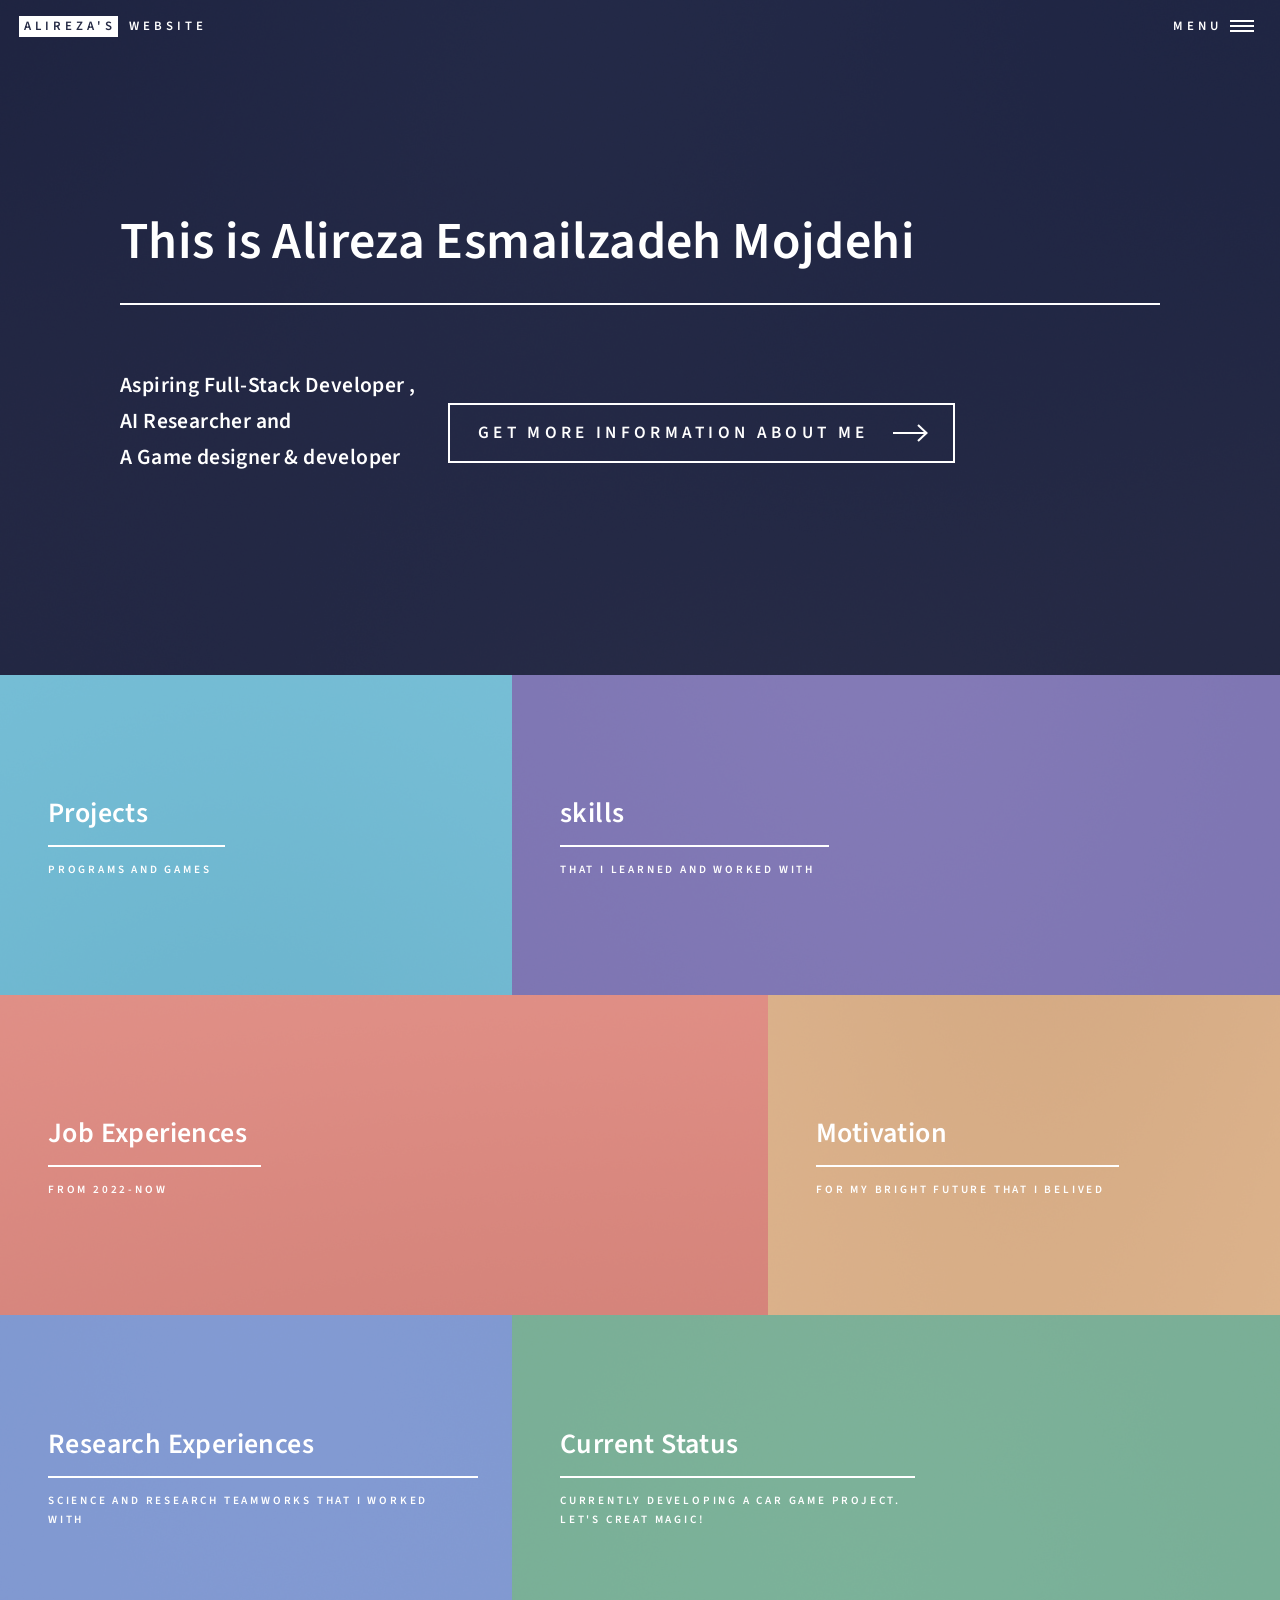
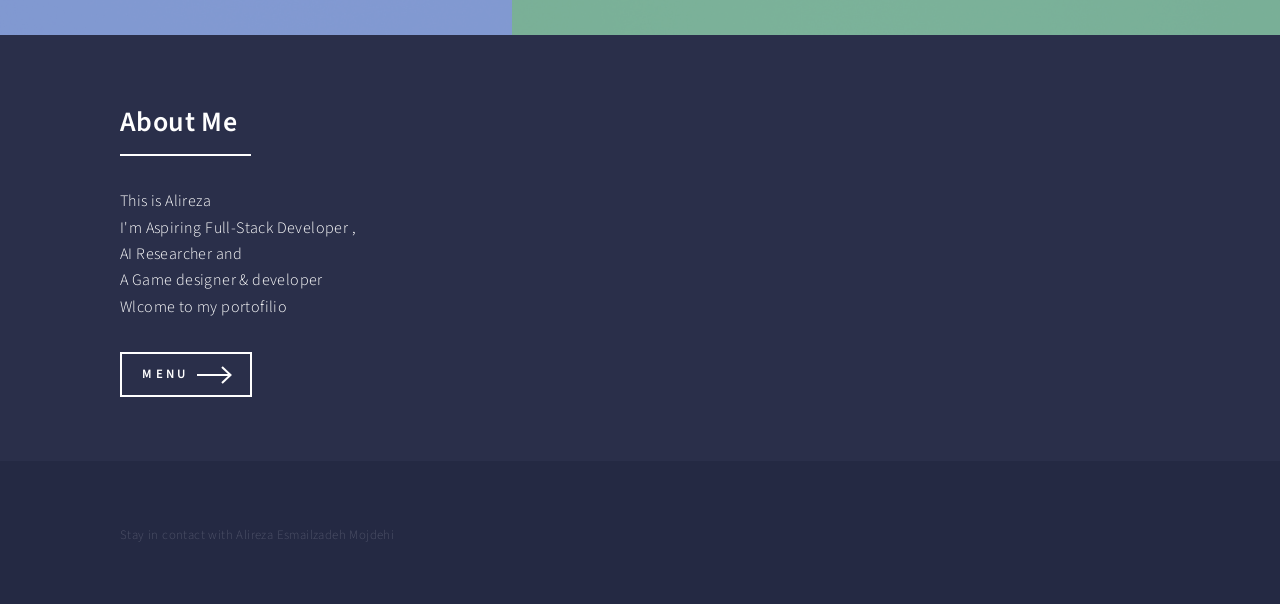
<file: index.html>
<!DOCTYPE HTML>
<html>
	<head>
		<title>HOME</title>
		<meta charset="utf-8" />
		<meta name="viewport" content="width=device-width, initial-scale=1, user-scalable=no" />
		<link rel="stylesheet" href="assets/css/main.css" />
		<noscript><link rel="stylesheet" href="assets/css/noscript.css" /></noscript>
	</head>
	<body class="is-preload">

		<!-- Wrapper -->
			<div id="wrapper">

				<!-- Header -->
					<header id="header" class="alt">
						<a href="index.html" class="logo"><strong>Alireza's</strong> <span>Website</span></a>
						<nav>
							<a href="#menu">Menu</a>
						</nav>
					</header>

				<!-- Menu -->
					<nav id="menu">
						<ul class="links">
							<li><a href="index.html" class="button fit">Home</a></li>
							<li><a href="Education.html">Education</a></li>
							<li><a href="Contact.html">Connect</a></li>
							<li><a href="files/Cv.pdf" download="Alireza Esmailzadeh Mojdehi.pdf">CV</a></li>
							
						</ul>
					</nav>

				<!-- Banner -->
					<section id="banner" class="major">
						<div class="inner">
							<header class="major">
								<h1>This is Alireza Esmailzadeh Mojdehi</h1>
							</header>
							<div class="content">
								<br><h3>Aspiring Full-Stack Developer ,<br/>AI Researcher and<br/>A Game designer & developer<h3><br>
								<p></p>
								<ul class="actions">
									<li><a href="#one" class="button next scrolly">Get more information about me</a></li>
								</ul>
							</div>
						</div>
					</section>

				<!-- Main -->
					<div id="main">

						<!-- One -->
							<section id="one" class="tiles">
								<article>
									<span class="image">
										<img src="images/pic01.jpg" alt="" />
									</span>
									<header class="major">
										<h3><a href="Projects.html" class="link">Projects</a></h3>
										<p>programs and games</p>
									</header>
								</article>
								<article>
									<span class="image">
										<img src="images/pic02.jpg" alt="" />
									</span>
									<header class="major">
										<h3><a href="Skill.html" class="link">skills</a></h3>
										<p>That i learned and worked with</p>
									</header>
								</article>
								<article>
									<span class="image">
										<img src="images/pic03.jpg" alt="" />
									</span>
									<header class="major">
										<h3><a href="Jobs.html" class="link">Job Experiences</a></h3>
										<p>From 2022-now</p>
									</header>
								</article>
								<article>
									<span class="image">
										<img src="images/pic04.jpg" alt="" />
									</span>
									<header class="major">
										<h3><a href="Motivation.html" class="link">Motivation</a></h3>
										<p>for my bright future that i belived</p>
									</header>
								</article>
								<article>
									<span class="image">
										<img src="images/pic05.jpg" alt="" />
									</span>
									<header class="major">
										<h3><a href="ResearchExperirnces.html" class="link">Research Experiences</a></h3>
										<p>Science and Research TeamWorks that i worked with</p>
									</header>
								</article>
								<article>
									<span class="image">
										<img src="images/pic06.jpg" alt="" />
									</span>
									<header class="major">
										<h3><a href="CurrentStatus.html" class="link">Current Status</a></h3>
										<p>Currently developing a car game project.<br/>Let's creat magic!</p>
									</header>
								</article>
							</section>

						<!-- Two -->
							<section id="two">
								<div class="inner">
									<header class="major">
										<h2>About Me </h2>
									</header>
									<p>This is Alireza<br/>I'm Aspiring Full-Stack Developer ,<br/>AI Researcher and<br/>A Game designer & developer<br/>Wlcome to my portofilio</p>
									<ul class="actions">
										<li><a href="#menu" class="button next">Menu</a></li>
									</ul>
								</div>
							</section>

					</div>
				<!-- Footer -->
					<footer id="footer">
						<div class="inner">
							<ul class="copyright">
								<li>Stay in contact with Alireza Esmailzadeh Mojdehi</a></li>
							</ul>
						</div>
					</footer>

			</div>

		<!-- Scripts -->
			<script src="assets/js/jquery.min.js"></script>
			<script src="assets/js/jquery.scrolly.min.js"></script>
			<script src="assets/js/jquery.scrollex.min.js"></script>
			<script src="assets/js/browser.min.js"></script>
			<script src="assets/js/breakpoints.min.js"></script>
			<script src="assets/js/util.js"></script>
			<script src="assets/js/main.js"></script>

	</body>
</html>
</file>
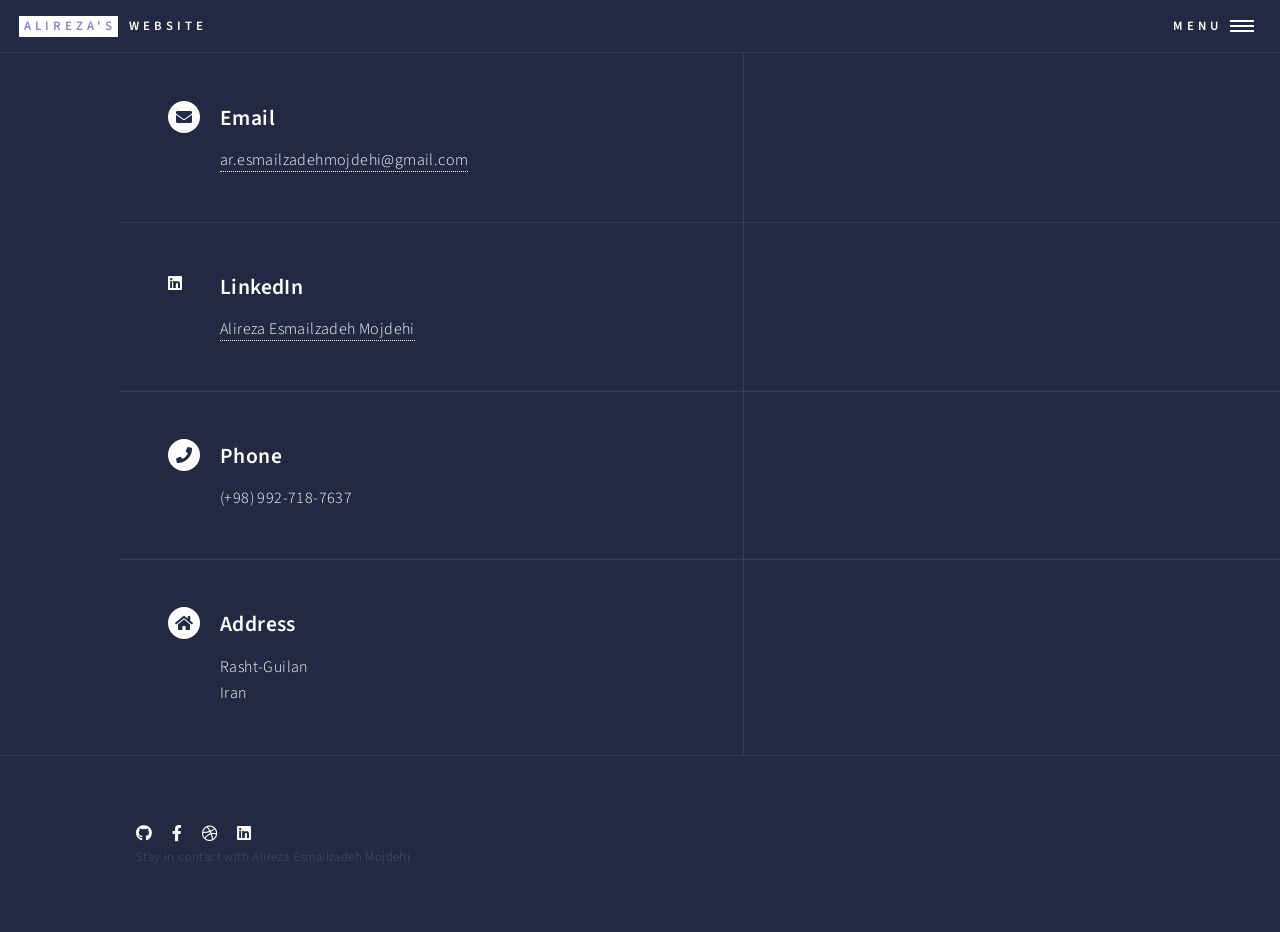
<file: Contact.html>
<!DOCTYPE HTML>
<!--
	Forty by HTML5 UP
	html5up.net | @ajlkn
	Free for personal and commercial use under the CCA 3.0 license (html5up.net/license)
-->
<html>
	<head>
		<title>Connect</title>
		<meta charset="utf-8" />
		<meta name="viewport" content="width=device-width, initial-scale=1, user-scalable=no" />
		<link rel="stylesheet" href="assets/css/main.css" />
		<noscript><link rel="stylesheet" href="assets/css/noscript.css" /></noscript>
	</head>
	<body class="is-preload">

		<!-- Wrapper -->
			<div id="wrapper">

	
				<!-- Note: The "styleN" class below should match that of the banner element. -->
					<header id="header" class="alt style2">
						<a href="index.html" class="logo"><strong>Alireza's</strong> <span>Website</span></a>
						<nav>
							<a href="#menu">Menu</a>
						</nav>
					</header>

				<!-- Menu -->
					<nav id="menu">
						<ul class="links">
							<li><a href="index.html" class="button fit">Home</a></li>
							<li><a href="Education.html">Education</a></li>
							<li><a href="Contact.html">Connect</a></li>
							<li><a href="files/Cv.pdf" download="Alireza Esmailzadeh Mojdehi.pdf">CV</a></li>
						</ul>
					</nav>

				<!-- Main -->
					<div id="main" class="alt">
					</div>

						<!-- Contact -->
							<section id="contact">
								<div class="inner">
									<section class="split">
										<section>
											<div class="contact-method">
												<span class="icon solid alt fa-envelope"></span>
												<h3>Email</h3>
												<a href="mailto:ar.esmailzadehmojdehi@gmail.com">ar.esmailzadehmojdehi@gmail.com</a>
											</div>
										</section>
										<section>
											<div class="contact-method">
												<span class="icon brands fa-linkedin"></span>
												<h3>LinkedIn</h3>
												<a href="https://www.linkedin.com/in/ar-esmailzadehmojdehi" target="_blank">Alireza Esmailzadeh Mojdehi</a>
											</div>
										</section>
										<section>
											<div class="contact-method">
												<span class="icon solid alt fa-phone"></span>
												<h3>Phone</h3>
												<span>(+98) 992-718-7637</span>
											</div>
										</section>
										<section>
											<div class="contact-method">
												<span class="icon solid alt fa-home"></span>
												<h3>Address</h3>
												<span>Rasht-Guilan<br />
												Iran</span>
											</div>
										</section>
									</section>
								</div>
							</section>

				<!-- Footer -->
					<footer id="footer">
						<div class="inner">
							<ul class="icons">
							<ul>
							<li><a href="https://github.com/ArEsMo2003" class="icon brands fa-github"><span class="label">Github</span></a></li>
								<li><a href="https://www.facebook.com/profile.php?id=61578052153847&mibextid=ZbWKwL" class="icon brands fa-facebook-f"><span class="label">Facebook</span></a></li>
								<li><a href="files/Cv.pdf" download="Alireza Esmailzadeh Mojdehi.pdf" class="icon brands fa-dribbble"><span class="label">CV</span></a></li>
								<li><a href="https://www.linkedin.com/in/ar-esmailzadehmojdehi" target="_blank" class="icon brands fa-linkedin"><span class="label">LinkedIn</span></a></li>
							<footer id="footer">
								<div class="inner">
									<ul class="copyright">
										<li> Stay in contact with Alireza Esmailzadeh Mojdehi</a></li>
									</ul>
								</div>
							</footer>
						</div>
					</footer>

			</div>

		<!-- Scripts -->
			<script src="assets/js/jquery.min.js"></script>
			<script src="assets/js/jquery.scrolly.min.js"></script>
			<script src="assets/js/jquery.scrollex.min.js"></script>
			<script src="assets/js/browser.min.js"></script>
			<script src="assets/js/breakpoints.min.js"></script>
			<script src="assets/js/util.js"></script>
			<script src="assets/js/main.js"></script>

	</body>
</html>
</file>
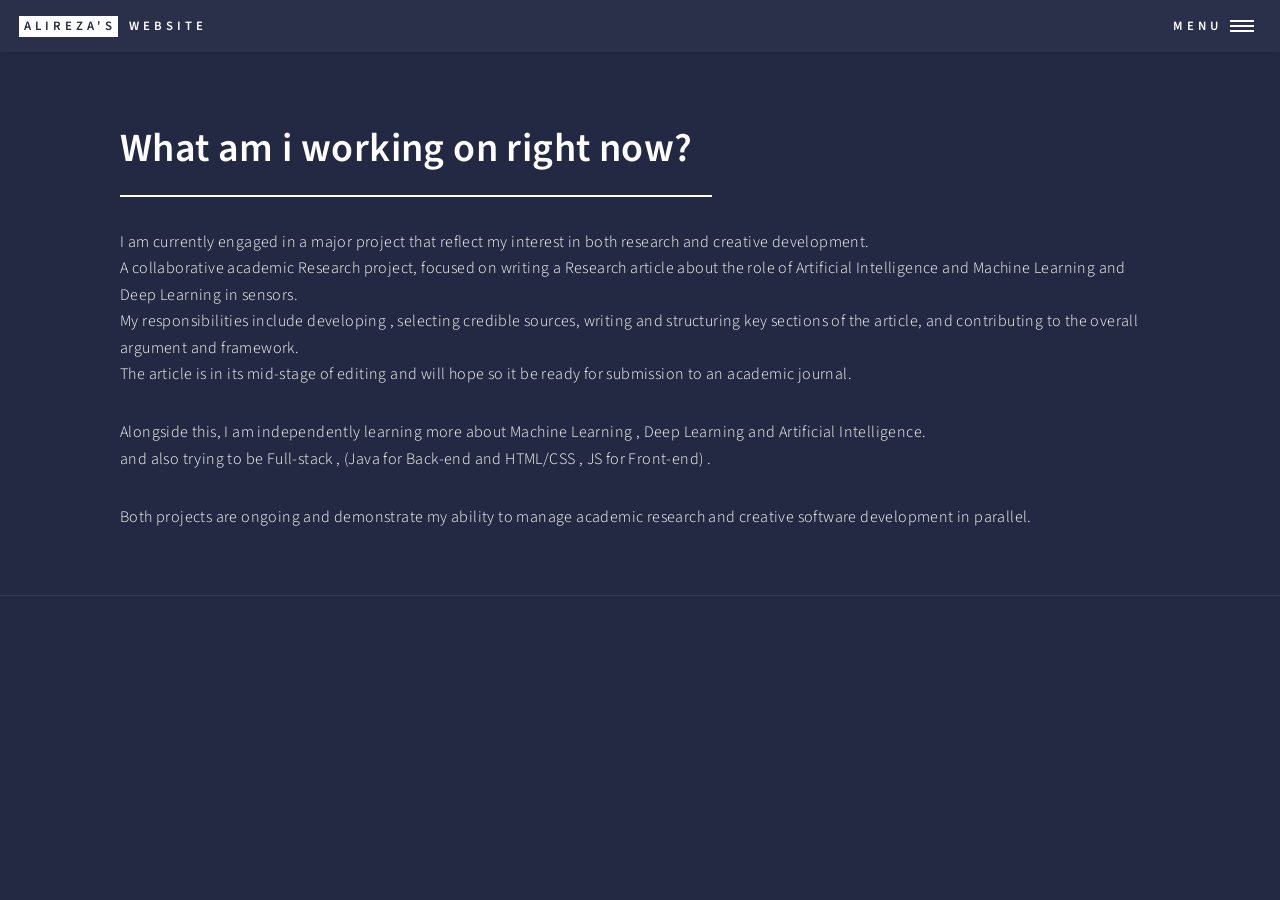
<file: CurrentStatus.html>
<!DOCTYPE HTML>
<!--
	Forty by HTML5 UP
	html5up.net | @ajlkn
	Free for personal and commercial use under the CCA 3.0 license (html5up.net/license)
-->
<html>
	<head>
		<title>Current Status</title>
		<meta charset="utf-8" />
		<meta name="viewport" content="width=device-width, initial-scale=1, user-scalable=no" />
		<link rel="stylesheet" href="assets/css/main.css" />
		<noscript><link rel="stylesheet" href="assets/css/noscript.css" /></noscript>
	</head>
	<body class="is-preload">

		<!-- Wrapper -->
			<div id="wrapper">

				<!-- Header -->
					<header id="header">
						<a href="index.html" class="logo"><strong>Alireza's</strong> <span>Website</span></a>
						<nav>
							<a href="#menu">Menu</a>
						</nav>
					</header>

				<!-- Menu -->
					<nav id="menu">
						<ul class="links">
							<li><a href="index.html" class="button fit">Home</a></li>
							<li><a href="Education.html">Education</a></li>
							<li><a href="Contact.html">Connect</a></li>
							<li><a href="files/Cv.pdf" download="Alireza Esmailzadeh Mojdehi.pdf">CV</a></li>
						</ul>
					</nav>

				<!-- Main -->
					<div id="main" class="alt">

						<!-- One -->
							<section id="one">
								<div class="inner">
									<header class="major">
										<h1>What am i working on right now?</h1>
									</header>
									<p>I am currently engaged in a major project that reflect my interest in both research and creative development.<br/>A collaborative academic Research project, focused on writing a Research article about the role of Artificial Intelligence and Machine Learning and Deep Learning in sensors.<br/> My responsibilities include developing , selecting credible sources, writing and structuring key sections of the article, and contributing to the overall argument and framework.<br/> The article is in its mid-stage of editing and will hope so it be ready for submission to an academic journal.</p>
									<p>Alongside this, I am independently learning more about Machine Learning , Deep Learning and Artificial Intelligence.<br/>and also trying to be Full-stack  , (Java for Back-end and HTML/CSS , JS for Front-end) .</p>
									<p>Both projects are ongoing and demonstrate my ability to manage academic research and creative software development in parallel.</p>
								</div>
							</section>

		<!-- Scripts -->
			<script src="assets/js/jquery.min.js"></script>
			<script src="assets/js/jquery.scrolly.min.js"></script>
			<script src="assets/js/jquery.scrollex.min.js"></script>
			<script src="assets/js/browser.min.js"></script>
			<script src="assets/js/breakpoints.min.js"></script>
			<script src="assets/js/util.js"></script>
			<script src="assets/js/main.js"></script>

	</body>
</html>
</file>
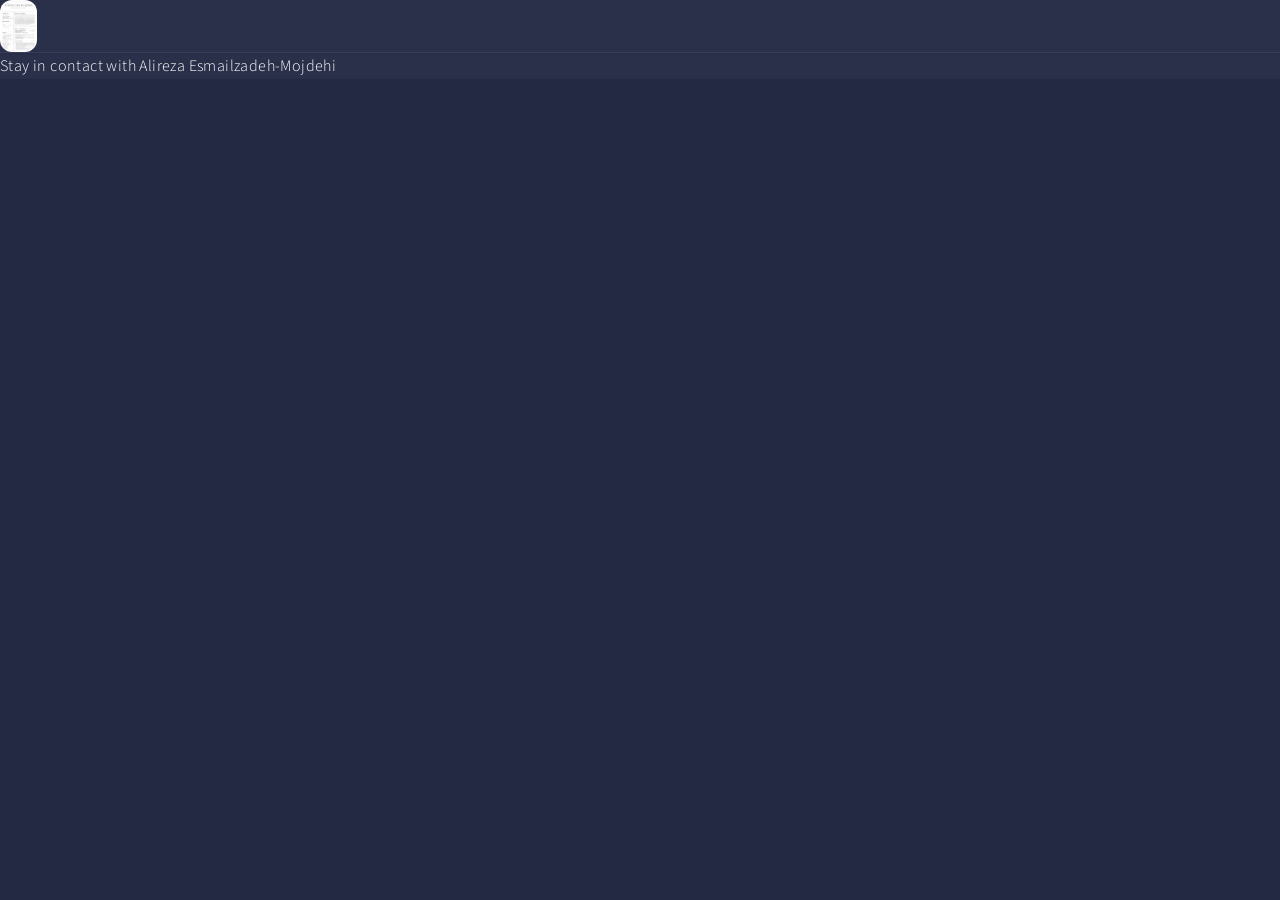
<file: cv.html>
<!DOC<!DOCTYPE HTML>
<!--
	Aerial by HTML5 UP
	html5up.net | @ajlkn
	Free for personal and commercial use under the CCA 3.0 license (html5up.net/license)
-->
<html>
	<head>
		<title>Alireza Esmailzadeh-Mojdehi</title>
		<meta charset="utf-8" />
		<meta name="viewport" content="width=device-width, initial-scale=1, user-scalable=no" />
		<link rel="stylesheet" href="assets/css/main.css" />
		<noscript><link rel="stylesheet" href="assets/css/noscript.css" /></noscript>
	</head>
	<body class="is-preload">
		<div id="wrapper">
			<div id="bg"></div>
			<div id="overlay"></div>
			<div id="main">

				<!-- Header -->
					<header id="header">
						  <img src="assets/css/images/cv.jpg" alt="My CV" style="max-width: 30%; height: auto; border-radius: 12px;" />
 					 <nav>
					 </nav>
					</header>

				<!-- Footer -->
					<footer id="footer">
						<p>Stay in contact with Alireza Esmailzadeh-Mojdehi</p>
					</footer>

			</div>
		</div>
		<script>
			window.onload = function() { document.body.classList.remove('is-preload'); }
			window.ontouchmove = function() { return false; }
			window.onorientationchange = function() { document.body.scrollTop = 0; }
		</script>
	</body>
</html>
</file>
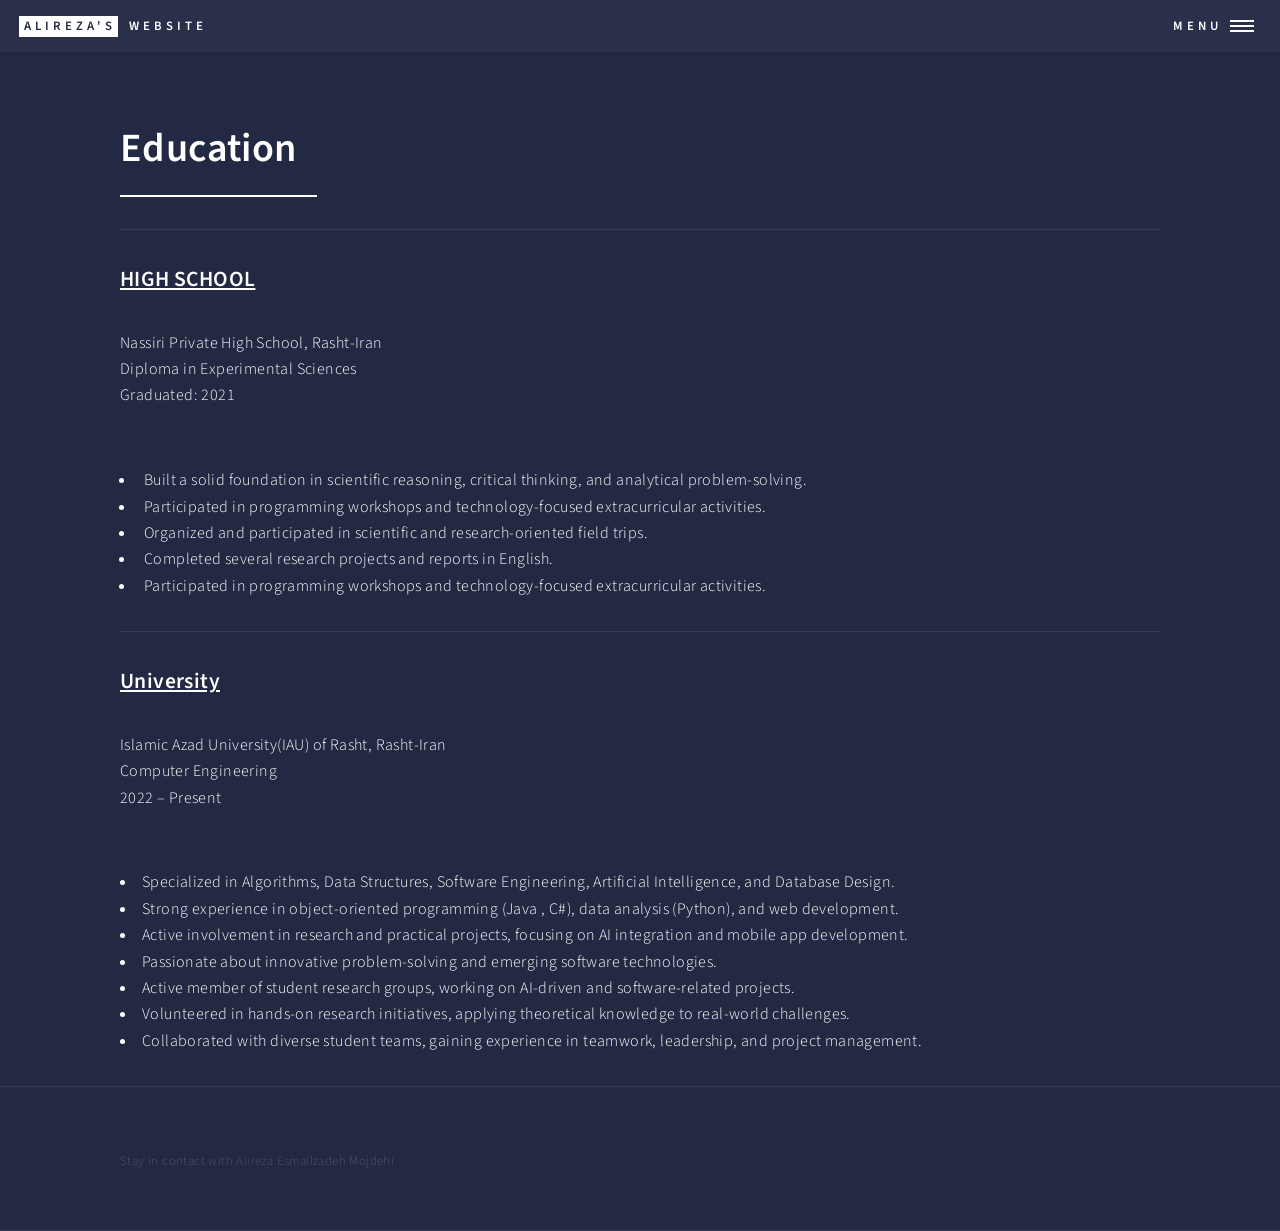
<file: Education.html>
<!DOCTYPE HTML>
<!--
	Forty by HTML5 UP
	html5up.net | @ajlkn
	Free for personal and commercial use under the CCA 3.0 license (html5up.net/license)
-->
<html>
	<head>
		<title>Education</title>
		<meta charset="utf-8" />
		<meta name="viewport" content="width=device-width, initial-scale=1, user-scalable=no" />
		<link rel="stylesheet" href="assets/css/main.css" />
		<noscript><link rel="stylesheet" href="assets/css/noscript.css" /></noscript>
	</head>
	<body class="is-preload">

		<!-- Wrapper -->
			<div id="wrapper">

				<!-- Header -->
					<header id="header">
						<a href="index.html" class="logo"><strong>Alireza's</strong> <span>Website</span></a>
						<nav>
							<a href="#menu">Menu</a>
						</nav>
					</header>

				<!-- Menu -->
					<nav id="menu">
						<ul class="links">
							<li><a href="index.html" class="button fit">Home</a></li>
							<li><a href="Education.html">Education</a></li>
							<li><a href="Contact.html">Connect</a></li>
							<li><a href="files/Cv.pdf" download="Alireza Esmailzadeh Mojdehi.pdf">CV</a></li>
						</ul>
					</nav>

				<!-- Main -->
					<div id="main" class="alt">

						<!-- One -->
							<section id="one">
								<div class="inner">
									<header class="major">
										<h1>Education</h1>
									</header>
                                    <hr>
									<p><h3><u>HIGH SCHOOL</u></h3></p>
                                    <p>Nassiri Private High School, Rasht-Iran<br/>Diploma in Experimental Sciences<br/>Graduated: 2021</p><br/>
                                    <ul>
                                    <li>Built a solid foundation in scientific reasoning, critical thinking, and analytical problem-solving.</li>
                                    <li>Participated in programming workshops and technology-focused extracurricular activities.</li>
                                    <li>Organized and participated in scientific and research-oriented field trips.</li>
                                    <li>Completed several research projects and reports in English.</li>
                                    <li>Participated in programming workshops and technology-focused extracurricular activities.</li>
                                    </ul>
                                    <hr>
									<p><h3><u>University</u></h3></p>
                                    <p>Islamic Azad University(IAU) of Rasht, Rasht-Iran<br/>Computer Engineering<br/>2022 – Present</p><br/>
                                    <li>Specialized in Algorithms, Data Structures, Software Engineering, Artificial Intelligence, and Database Design.</li>
                                    <li>Strong experience in object-oriented programming (Java , C#), data analysis (Python), and web development.</li>
                                    <li>Active involvement in research and practical projects, focusing on AI integration and mobile app development.</li>
                                    <li>Passionate about innovative problem-solving and emerging software technologies.</li>
                                    <li>Active member of student research groups, working on AI-driven and software-related projects.</li>
                                    <li>Volunteered in hands-on research initiatives, applying theoretical knowledge to real-world challenges.</li>
                                    <li>Collaborated with diverse student teams, gaining experience in teamwork, leadership, and project management.</li>
								</div>
							</section>

				  <!-- Footer -->
					<footer id="footer">
						<div class="inner">
							<ul class="copyright">
								<li> Stay in contact with Alireza Esmailzadeh Mojdehi</a></li>
							</ul>
						</div>
					</footer>
                </div>       

		<!-- Scripts -->
			<script src="assets/js/jquery.min.js"></script>
			<script src="assets/js/jquery.scrolly.min.js"></script>
			<script src="assets/js/jquery.scrollex.min.js"></script>
			<script src="assets/js/browser.min.js"></script>
			<script src="assets/js/breakpoints.min.js"></script>
			<script src="assets/js/util.js"></script>
			<script src="assets/js/main.js"></script>

	</body>
</html>
</file>
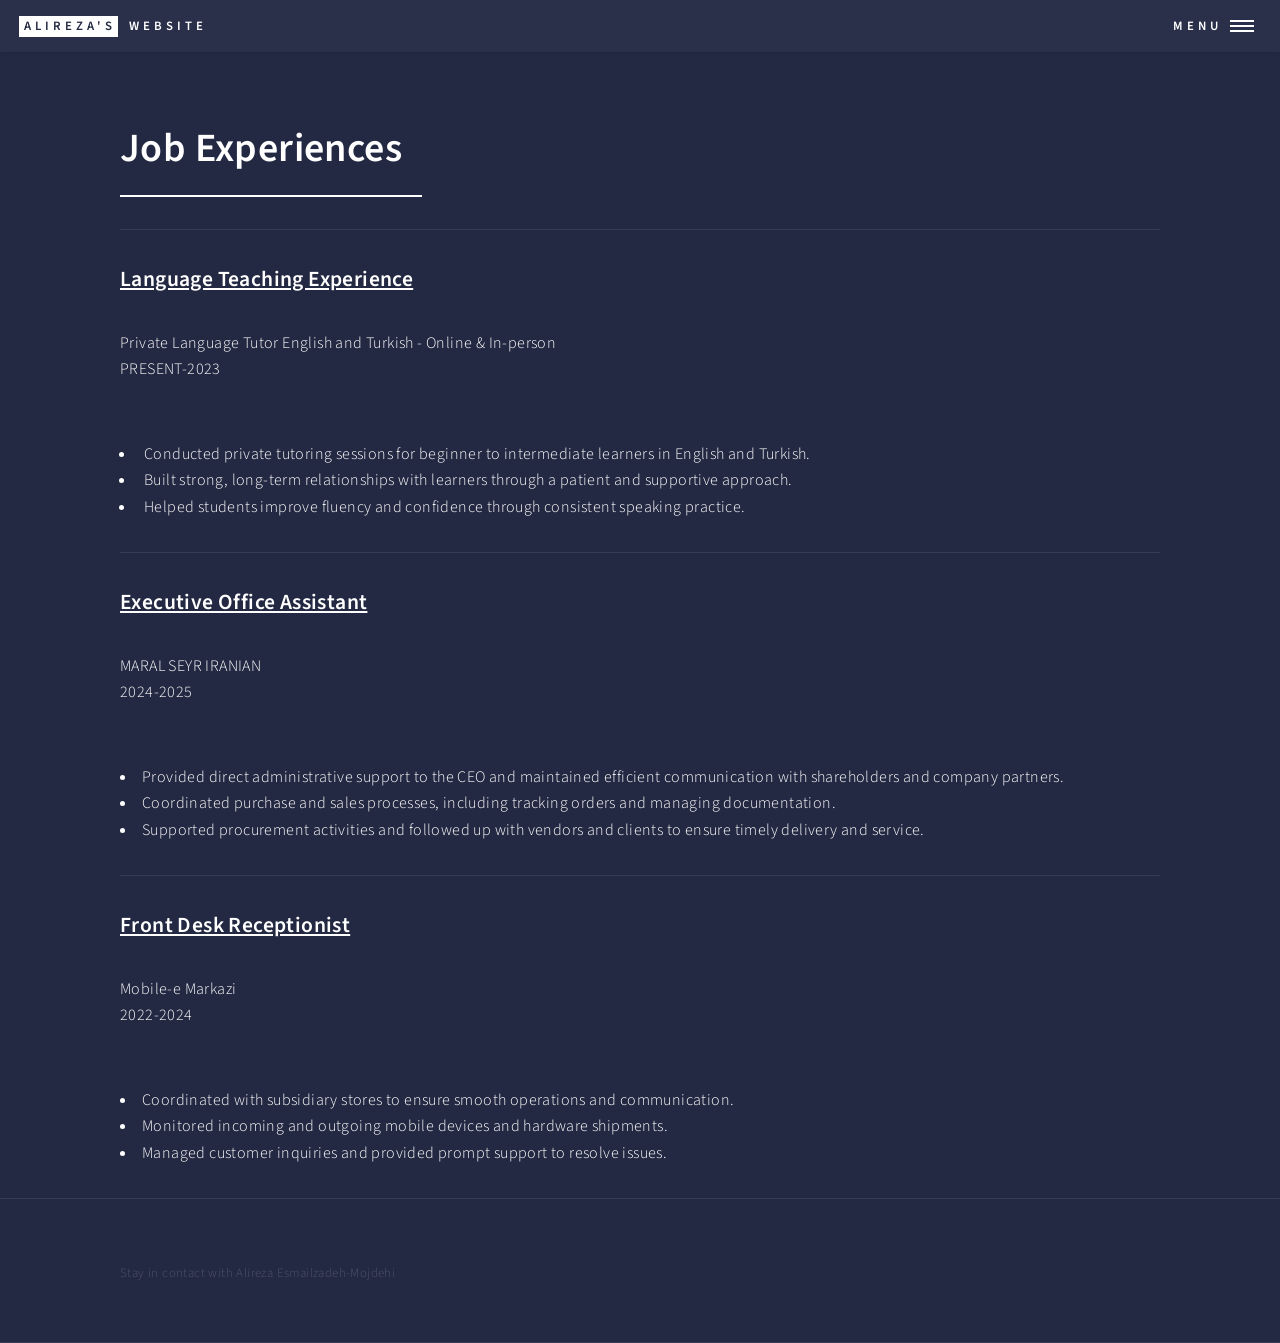
<file: Jobs.html>
<!DOCTYPE HTML>
<!--
	Forty by HTML5 UP
	html5up.net | @ajlkn
	Free for personal and commercial use under the CCA 3.0 license (html5up.net/license)
-->
<html>
	<head>
		<title>Job Experiences</title>
		<meta charset="utf-8" />
		<meta name="viewport" content="width=device-width, initial-scale=1, user-scalable=no" />
		<link rel="stylesheet" href="assets/css/main.css" />
		<noscript><link rel="stylesheet" href="assets/css/noscript.css" /></noscript>
	</head>
	<body class="is-preload">

		<!-- Wrapper -->
			<div id="wrapper">

				<!-- Header -->
					<header id="header">
						<a href="index.html" class="logo"><strong>Alireza's</strong> <span>Website</span></a>
						<nav>
							<a href="#menu">Menu</a>
						</nav>
					</header>

				<!-- Menu -->
					<nav id="menu">
						<ul class="links">
							<li><a href="index.html" class="button fit">Home</a></li>
							<li><a href="Education.html">Education</a></li>
							<li><a href="Contact.html">Connect</a></li>
							<li><a href="Cv.html">CV</a></li>
						</ul>
					</nav>

				<!-- Main -->
					<div id="main" class="alt">

						<!-- One -->
							<section id="one">
								<div class="inner">
									<header class="major">
										<h1>Job Experiences</h1>
									</header>
                                    <hr>
									<p><h3><u>Language Teaching Experience</u></h3></p>
                                    <p>Private Language Tutor English and Turkish - Online & In-person<br/>PRESENT-2023</p><br/>
                                    <ul>
                                    <li>Conducted private tutoring sessions for beginner to intermediate learners in English and Turkish.</li>
                                    <li>Built strong, long-term relationships with learners through a patient and supportive approach.</li>
                                    <li>Helped students improve fluency and confidence through consistent speaking practice.</li>
                                    </ul>
                                    <hr>
									<p><h3><u>Executive Office Assistant</u></h3></p>
                                    <p> MARAL SEYR IRANIAN<br/>2024-2025</p><br/>
                                    <li>Provided direct administrative support to the CEO and maintained efficient communication with shareholders and company partners.</li>
                                    <li>Coordinated purchase and sales processes, including tracking orders and managing documentation.</li>
                                    <li>Supported procurement activities and followed up with vendors and clients to ensure timely delivery and service.</li>
                                    <hr>
									<p><h3><u>Front Desk Receptionist</u></h3></p>
                                    <p>Mobile-e Markazi<br/>2022-2024</p><br/>
                                    <li>Coordinated with subsidiary stores to ensure smooth operations and communication.</li>
                                    <li>Monitored incoming and outgoing mobile devices and hardware shipments.</li>
                                    <li>Managed customer inquiries and provided prompt support to resolve issues.</li>
								</div>
							</section>

				  <!-- Footer -->
					<footer id="footer">
						<div class="inner">
							<ul class="copyright">
								<li> Stay in contact with Alireza Esmailzadeh-Mojdehi</a></li>
							</ul>
						</div>
					</footer>
                </div>       

		<!-- Scripts -->
			<script src="assets/js/jquery.min.js"></script>
			<script src="assets/js/jquery.scrolly.min.js"></script>
			<script src="assets/js/jquery.scrollex.min.js"></script>
			<script src="assets/js/browser.min.js"></script>
			<script src="assets/js/breakpoints.min.js"></script>
			<script src="assets/js/util.js"></script>
			<script src="assets/js/main.js"></script>

	</body>
</html>
</file>
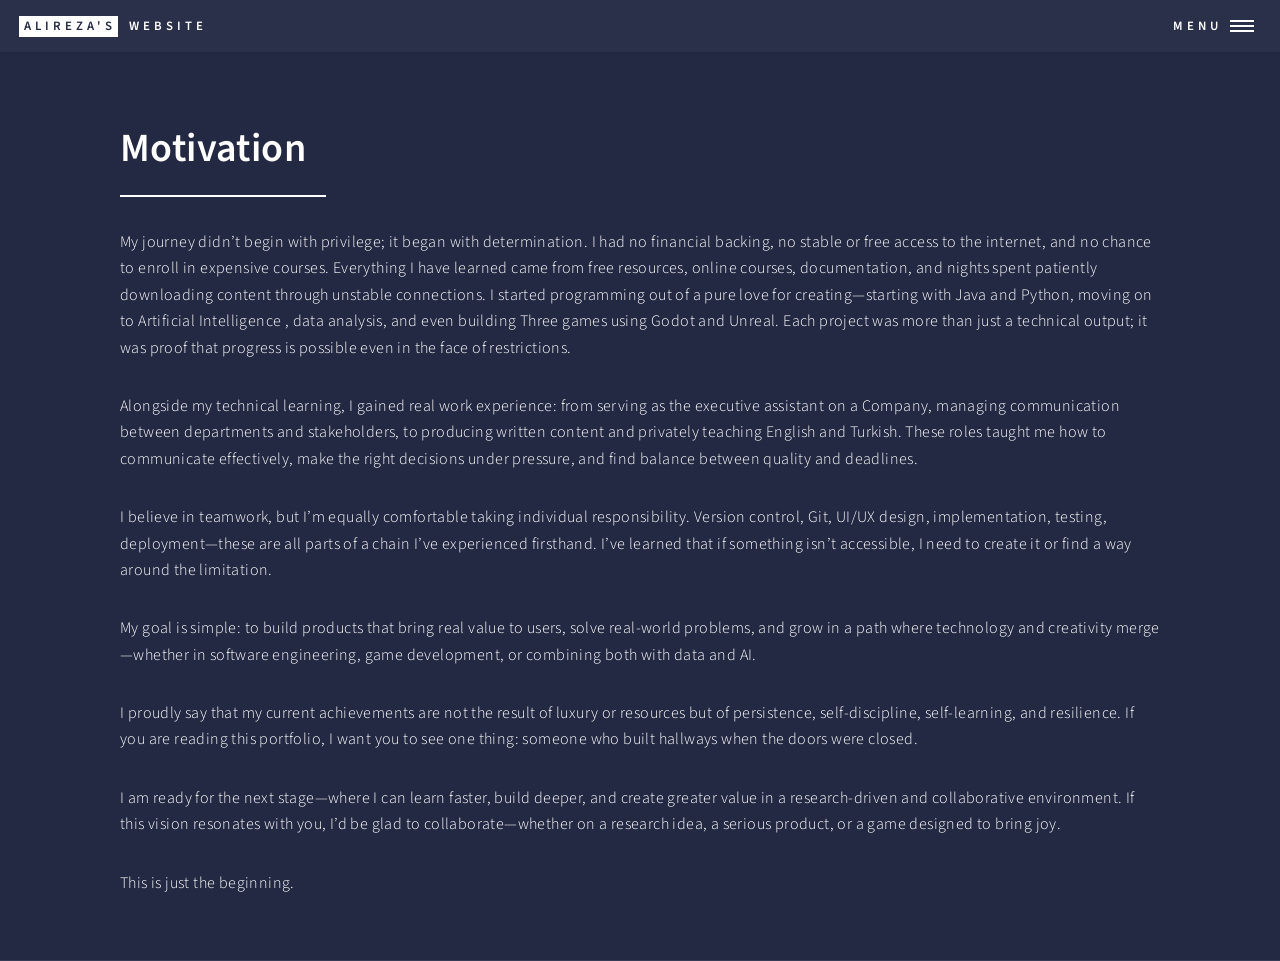
<file: Motivation.html>
<!DOCTYPE HTML>
<!--
	Forty by HTML5 UP
	html5up.net | @ajlkn
	Free for personal and commercial use under the CCA 3.0 license (html5up.net/license)
-->
<html>
	<head>
		<title>Motivation</title>
		<meta charset="utf-8" />
		<meta name="viewport" content="width=device-width, initial-scale=1, user-scalable=no" />
		<link rel="stylesheet" href="assets/css/main.css" />
		<noscript><link rel="stylesheet" href="assets/css/noscript.css" /></noscript>
	</head>
	<body class="is-preload">

		<!-- Wrapper -->
			<div id="wrapper">

				<!-- Header -->
					<header id="header">
						<a href="index.html" class="logo"><strong>Alireza's</strong> <span>Website</span></a>
						<nav>
							<a href="#menu">Menu</a>
						</nav>
					</header>

				<!-- Menu -->
					<nav id="menu">
						<ul class="links">
							<li><a href="index.html" class="button fit">Home</a></li>
							<li><a href="Education.html">Education</a></li>
							<li><a href="Contact.html">Connect</a></li>
							<li><a href="files/Cv.pdf" download="Alireza Esmailzadeh Mojdehi.pdf">CV</a></li>
						</ul>
					</nav>

				<!-- Main -->
					<div id="main" class="alt">

						<!-- One -->
							<section id="one">
								<div class="inner">
									<header class="major">
										<h1>Motivation</h1>
									</header>
									<p>My journey didn’t begin with privilege; it began with determination. I had no financial backing, no stable or free access to the internet, and no chance to enroll in expensive courses. Everything I have learned came from free resources, online courses, documentation, and nights spent patiently downloading content through unstable connections. I started programming out of a pure love for creating—starting with Java and Python, moving on to Artificial Intelligence , data analysis, and even building Three games using Godot and Unreal. Each project was more than just a technical output; it was proof that progress is possible even in the face of restrictions.</p>
									<p>Alongside my technical learning, I gained real work experience: from serving as the executive assistant on a Company, managing communication between departments and stakeholders, to producing written content and privately teaching English and Turkish. These roles taught me how to communicate effectively, make the right decisions under pressure, and find balance between quality and deadlines.</p>
									<p>I believe in teamwork, but I’m equally comfortable taking individual responsibility. Version control, Git, UI/UX design, implementation, testing, deployment—these are all parts of a chain I’ve experienced firsthand. I’ve learned that if something isn’t accessible, I need to create it or find a way around the limitation.</p>
									<p>My goal is simple: to build products that bring real value to users, solve real-world problems, and grow in a path where technology and creativity merge—whether in software engineering, game development, or combining both with data and AI.</p>
									<p>I proudly say that my current achievements are not the result of luxury or resources but of persistence, self-discipline, self-learning, and resilience. If you are reading this portfolio, I want you to see one thing: someone who built hallways when the doors were closed.</p>
									<p>I am ready for the next stage—where I can learn faster, build deeper, and create greater value in a research-driven and collaborative environment. If this vision resonates with you, I’d be glad to collaborate—whether on a research idea, a serious product, or a game designed to bring joy.</p>
									<p>This is just the beginning.</p>
								</div>
							</section>

		<!-- Scripts -->
			<script src="assets/js/jquery.min.js"></script>
			<script src="assets/js/jquery.scrolly.min.js"></script>
			<script src="assets/js/jquery.scrollex.min.js"></script>
			<script src="assets/js/browser.min.js"></script>
			<script src="assets/js/breakpoints.min.js"></script>
			<script src="assets/js/util.js"></script>
			<script src="assets/js/main.js"></script>

	</body>
</html>
</file>
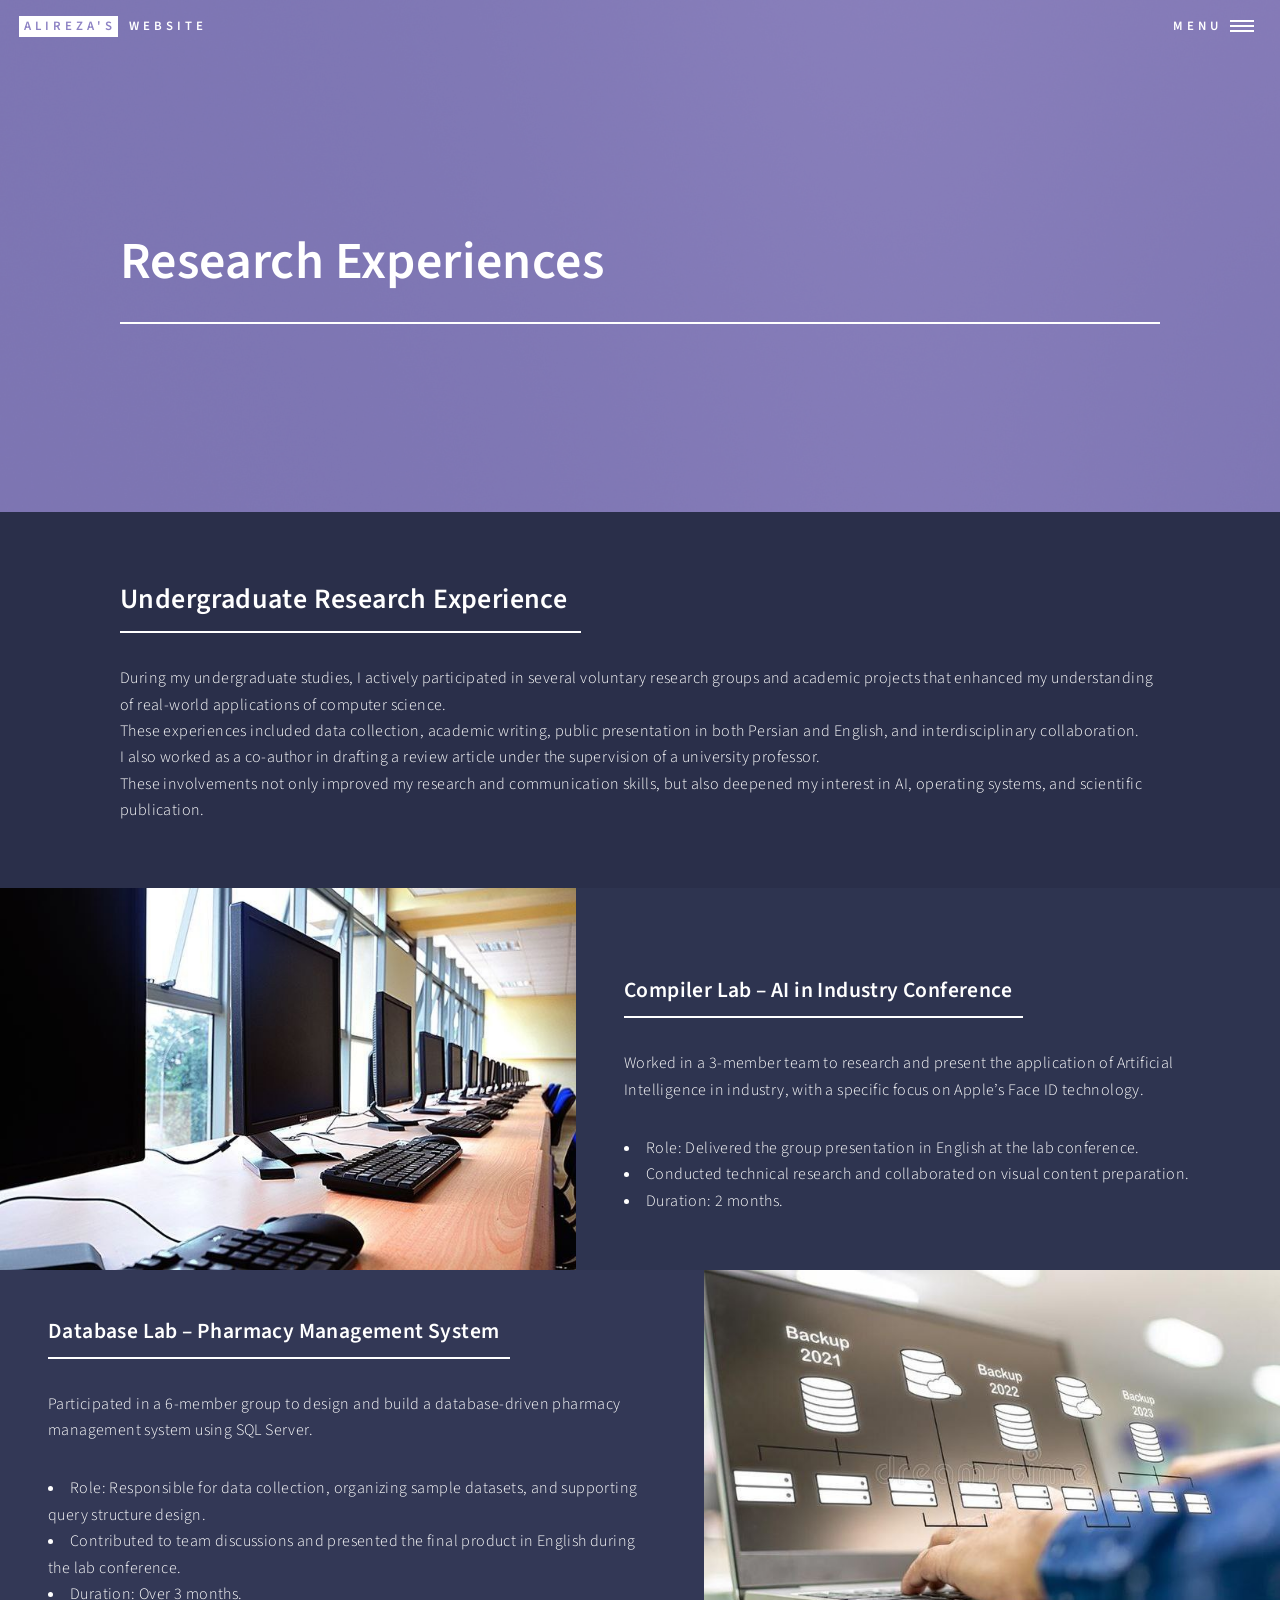
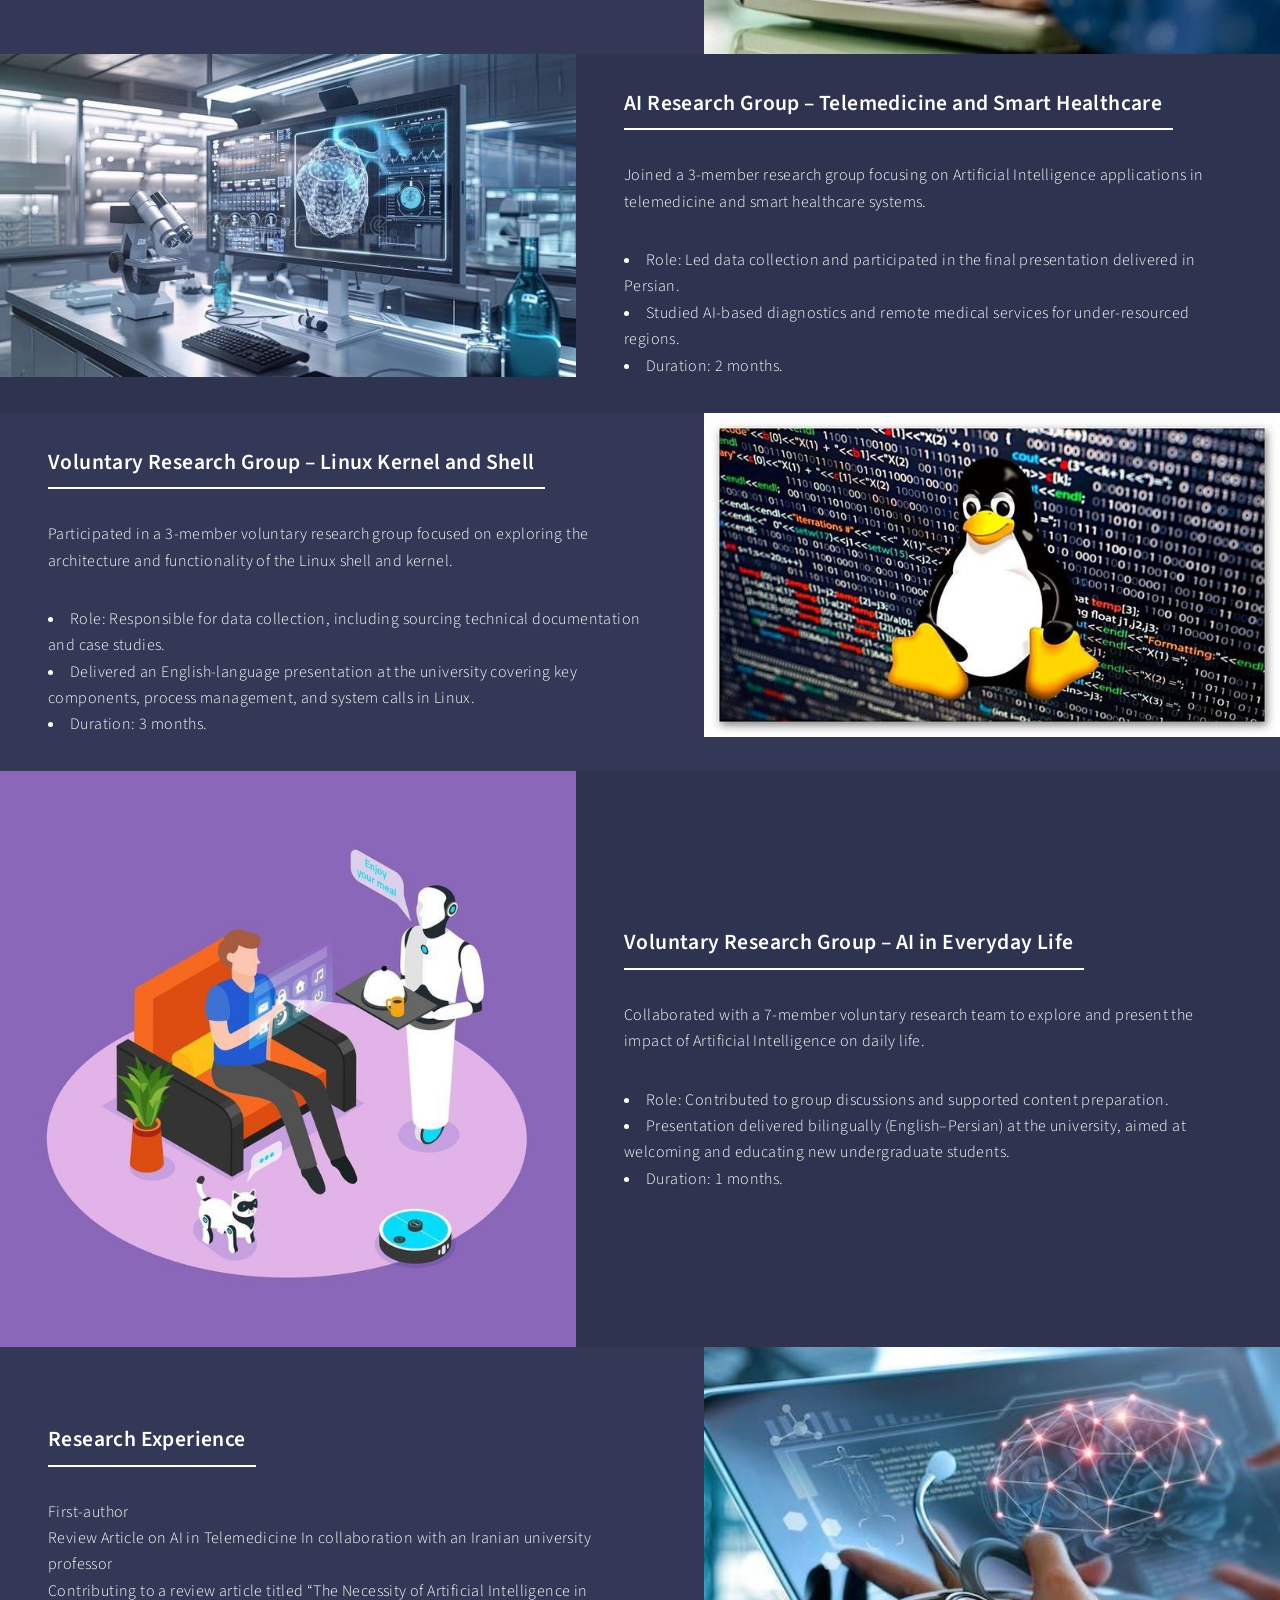
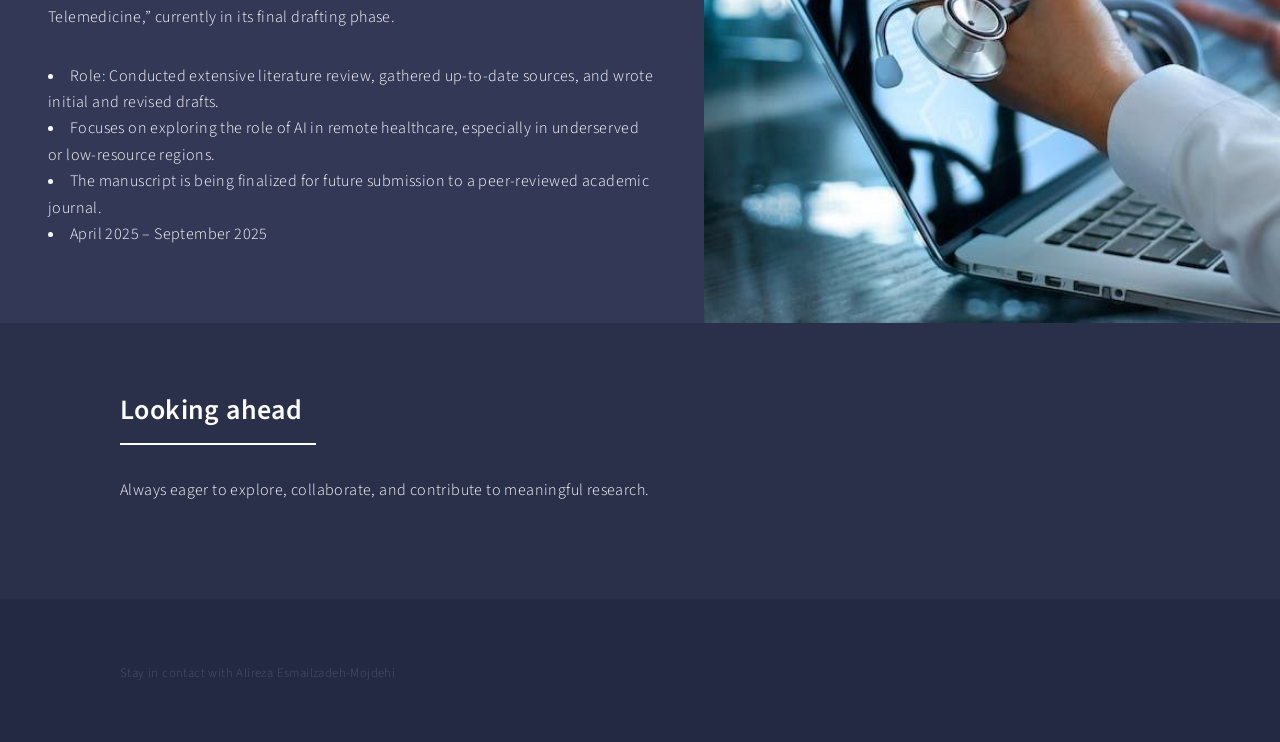
<file: ResearchExperirnces.html>
<!DOCTYPE HTML>
<!--
	Forty by HTML5 UP
	html5up.net | @ajlkn
	Free for personal and commercial use under the CCA 3.0 license (html5up.net/license)
-->
<html>
	<head>
		<title>Research experience</title>
		<meta charset="utf-8" />
		<meta name="viewport" content="width=device-width, initial-scale=1, user-scalable=no" />
		<link rel="stylesheet" href="assets/css/main.css" />
		<noscript><link rel="stylesheet" href="assets/css/noscript.css" /></noscript>
	</head>
	<body class="is-preload">

		<!-- Wrapper -->
			<div id="wrapper">

				<!-- Header -->
				<!-- Note: The "styleN" class below should match that of the banner element. -->
					<header id="header" class="alt style2">
						<a href="index.html" class="logo"><strong>Alireza's</strong> <span>Website</span></a>
						<nav>
							<a href="#menu">Menu</a>
						</nav>
					</header>

				<!-- Menu -->
					<nav id="menu">
						<ul class="links">
							<li><a href="index.html" class="button fit">Home</a></li>
							<li><a href="Education.html">Education</a></li>
							<li><a href="Contact.html">Connect</a></li>
							<li><a href="files/Cv.pdf" download="Alireza Esmailzadeh Mojdehi.pdf">CV</a></li>
							
						</ul>
					</nav>

				<!-- Banner -->
				<!-- Note: The "styleN" class below should match that of the header element. -->
					<section id="banner" class="style2">
						<div class="inner">
							<span class="image">
								<img src="images/pic07.jpg" alt="" />
							</span>
							<header class="major">
								<h1>Research Experiences</h1>
							</header>
						</div>
					</section>

				<!-- Main -->
					<div id="main">

						<!-- One -->
							<section id="one">
								<div class="inner">
									<header class="major">
										<h2>Undergraduate Research Experience</h2>
									</header>
									<p>During my undergraduate studies, I actively participated in several voluntary research groups and academic projects that enhanced my understanding of real-world applications of computer science.<br/> These experiences included data collection, academic writing, public presentation in both Persian and English, and interdisciplinary collaboration.<br/> I also worked as a co-author in drafting a review article under the supervision of a university professor.<br/> These involvements not only improved my research and communication skills, but also deepened my interest in AI, operating systems, and scientific publication.</p>
								</div>
							</section>

						<!-- Two -->
							<section id="two" class="spotlights">
								<section>
									<a href="generic.html" class="image">
										<img src="images/12.jpg" alt="" data-position="center center" />
									</a>
									<div class="content">
										<div class="inner">
											<header class="major">
												<h3>Compiler Lab – AI in Industry Conference</h3>
											</header>
											<p>Worked in a 3-member team to research and present the application of Artificial Intelligence in industry, with a specific focus on Apple’s Face ID technology.</p>
											<li>Role: Delivered the group presentation in English at the lab conference.</li>
											<li>Conducted technical research and collaborated on visual content preparation.</li>
											<li>Duration: 2 months.</li>
										</div>
									</div>
								</section>
								<section>
									<a href="generic.html" class="image">
										<img src="images/13.jpg" alt="" data-position="top center" />
									</a>
									<div class="content">
										<div class="inner">
											<header class="major">
												<h3>Database Lab – Pharmacy Management System</h3>
											</header>
											<p>Participated in a 6-member group to design and build a database-driven pharmacy management system using SQL Server.</p>
											<li>Role: Responsible for data collection, organizing sample datasets, and supporting query structure design.</li>
											<li>Contributed to team discussions and presented the final product in English during the lab conference.</li>
											<li>Duration: Over 3 months.</li>
											<ul class="actions">
											</ul>
										</div>
									</div>
								</section>
								<section>
									<a href="generic.html" class="image">
										<img src="images/14.jpg" alt="" data-position="25% 25%" />
									</a>
									<div class="content">
										<div class="inner">
											<header class="major">
												<h3>AI Research Group – Telemedicine and Smart Healthcare</h3>
											</header>
											<p>Joined a 3-member research group focusing on Artificial Intelligence applications in telemedicine and smart healthcare systems.</p>
											<li>Role: Led data collection and participated in the final presentation delivered in Persian.</li>
											<li>Studied AI-based diagnostics and remote medical services for under-resourced regions.</li>
											<li>Duration: 2 months.</li>
											<ul class="actions">
											</ul>
										</div>
									</div>
								</section>
								<section>
									<a href="generic.html" class="image">
										<img src="images/15.jpg" alt="" data-position="25% 25%" />
									</a>
									<div class="content">
										<div class="inner">
											<header class="major">
												<h3>Voluntary Research Group – Linux Kernel and Shell</h3>
											</header>
											<p>Participated in a 3-member voluntary research group focused on exploring the architecture and functionality of the Linux shell and kernel.</p>
											<li>Role: Responsible for data collection, including sourcing technical documentation and case studies.</li>
											<li>Delivered an English-language presentation at the university covering key components, process management, and system calls in Linux.</li>
											<li>Duration: 3 months.</li>
											<ul class="actions">
											</ul>
										</div>
									</div>
								</section>
								<section>
									<a href="generic.html" class="image">
										<img src="images/16.jpg" alt="" data-position="25% 25%" />
									</a>
									<div class="content">
										<div class="inner">
											<header class="major">
												<h3>Voluntary Research Group – AI in Everyday Life</h3>
											</header>
											<p>Collaborated with a 7-member voluntary research team to explore and present the impact of Artificial Intelligence on daily life.</p>
											<li>Role: Contributed to group discussions and supported content preparation.</li>
											<li>Presentation delivered bilingually (English–Persian) at the university, aimed at welcoming and educating new undergraduate students.</li>
											<li>Duration: 1 months.</li>
											<ul class="actions">
											</ul>
										</div>
									</div>
								</section>
								<section>
									<a href="generic.html" class="image">
										<img src="images/17.jpg" alt="" data-position="25% 25%" />
									</a>
									<div class="content">
										<div class="inner">
											<header class="major">
												<h3>Research Experience</h3>
											</header>
											<p>First-author <br/> Review Article on AI in Telemedicine In collaboration with an Iranian university professor<br/>Contributing to a review article titled “The Necessity of Artificial Intelligence in Telemedicine,” currently in its final drafting phase.</p>
											<li>Role: Conducted extensive literature review, gathered up-to-date sources, and wrote initial and revised drafts.</li>
											<li>Focuses on exploring the role of AI in remote healthcare, especially in underserved or low-resource regions.</li>
											<li>The manuscript is being finalized for future submission to a peer-reviewed academic journal.</li>
											<li>April 2025 – September 2025</li>
											<ul class="actions">
											</ul>
										</div>
									</div>
								</section>
							</section>
							

						<!-- Three -->
							<section id="three">
								<div class="inner">
									<header class="major">
										<h2>Looking ahead</h2>
									</header>
									<p>Always eager to explore, collaborate, and contribute to meaningful research.</p>
									<ul class="actions">
									</ul>
								</div>
							</section>

					</div>

				<!-- Footer -->
					<footer id="footer">
						<div class="inner">
							<ul class="copyright">
								<li> Stay in contact with Alireza Esmailzadeh-Mojdehi</a></li>
							</ul>
						</div>
					</footer>

			</div>

		<!-- Scripts -->
			<script src="assets/js/jquery.min.js"></script>
			<script src="assets/js/jquery.scrolly.min.js"></script>
			<script src="assets/js/jquery.scrollex.min.js"></script>
			<script src="assets/js/browser.min.js"></script>
			<script src="assets/js/breakpoints.min.js"></script>
			<script src="assets/js/util.js"></script>
			<script src="assets/js/main.js"></script>

	</body>
</html>
</file>
<file: assets/css/noscript.css>
/*
	Forty by HTML5 UP
	html5up.net | @ajlkn
	Free for personal and commercial use under the CCA 3.0 license (html5up.net/license)
*/

/* Banner */

	body.is-preload #banner:after {
		opacity: 0.85;
	}

	body.is-preload #banner > .inner {
		-moz-filter: none;
		-webkit-filter: none;
		-ms-filter: none;
		filter: none;
		-moz-transform: none;
		-webkit-transform: none;
		-ms-transform: none;
		transform: none;
		opacity: 1;
	}
</file>
<file: assets/css/main.css>
@import url(fontawesome-all.min.css);
@import url("https://fonts.googleapis.com/css?family=Source+Sans+Pro:300,300italic,600,600italic");

/*
	Forty by HTML5 UP
	html5up.net | @ajlkn
	Free for personal and commercial use under the CCA 3.0 license (html5up.net/license)
*/

html, body, div, span, applet, object,
iframe, h1, h2, h3, h4, h5, h6, p, blockquote,
pre, a, abbr, acronym, address, big, cite,
code, del, dfn, em, img, ins, kbd, q, s, samp,
small, strike, strong, sub, sup, tt, var, b,
u, i, center, dl, dt, dd, ol, ul, li, fieldset,
form, label, legend, table, caption, tbody,
tfoot, thead, tr, th, td, article, aside,
canvas, details, embed, figure, figcaption,
footer, header, hgroup, menu, nav, output, ruby,
section, summary, time, mark, audio, video {
	margin: 0;
	padding: 0;
	border: 0;
	font-size: 100%;
	font: inherit;
	vertical-align: baseline;}

article, aside, details, figcaption, figure,
footer, header, hgroup, menu, nav, section {
	display: block;}

body {
	line-height: 1;
}

ol, ul {
	list-style: none;
}

blockquote, q {
	quotes: none;
}

	blockquote:before, blockquote:after, q:before, q:after {
		content: '';
		content: none;
	}

table {
	border-collapse: collapse;
	border-spacing: 0;
}

body {
	-webkit-text-size-adjust: none;
}

mark {
	background-color: transparent;
	color: inherit;
}

input::-moz-focus-inner {
	border: 0;
	padding: 0;
}

input, select, textarea {
	-moz-appearance: none;
	-webkit-appearance: none;
	-ms-appearance: none;
	appearance: none;
}

/* Basic */

	@-ms-viewport {
		width: device-width;
	}

	body {
		-ms-overflow-style: scrollbar;
	}

	@media screen and (max-width: 480px) {

		html, body {
			min-width: 320px;
		}

	}

	html {
		box-sizing: border-box;
	}

	*, *:before, *:after {
		box-sizing: inherit;
	}

	body {
		background: #242943;
	}

		body.is-preload *, body.is-preload *:before, body.is-preload *:after {
			-moz-animation: none !important;
			-webkit-animation: none !important;
			-ms-animation: none !important;
			animation: none !important;
			-moz-transition: none !important;
			-webkit-transition: none !important;
			-ms-transition: none !important;
			transition: none !important;
		}

/* Type */

	body, input, select, textarea {
		color: #ffffff;
		font-family: "Source Sans Pro", Helvetica, sans-serif;
		font-size: 17pt;
		font-weight: 300;
		letter-spacing: 0.025em;
		line-height: 1.65;
	}

		@media screen and (max-width: 1680px) {

			body, input, select, textarea {
				font-size: 14pt;
			}

		}

		@media screen and (max-width: 1280px) {

			body, input, select, textarea {
				font-size: 12pt;
			}

		}

		@media screen and (max-width: 360px) {

			body, input, select, textarea {
				font-size: 11pt;
			}

		}

	a {
		-moz-transition: color 0.2s ease-in-out, border-bottom-color 0.2s ease-in-out;
		-webkit-transition: color 0.2s ease-in-out, border-bottom-color 0.2s ease-in-out;
		-ms-transition: color 0.2s ease-in-out, border-bottom-color 0.2s ease-in-out;
		transition: color 0.2s ease-in-out, border-bottom-color 0.2s ease-in-out;
		border-bottom: dotted 1px;
		color: inherit;
		text-decoration: none;
	}

		a:hover {
			border-bottom-color: transparent;
			color: #9bf1ff !important;
		}

		a:active {
			color: #53e3fb !important;
		}

	strong, b {
		color: #ffffff;
		font-weight: 600;
	}

	em, i {
		font-style: italic;
	}

	p {
		margin: 0 0 2em 0;
	}

	h1, h2, h3, h4, h5, h6 {
		color: #ffffff;
		font-weight: 600;
		line-height: 1.65;
		margin: 0 0 1em 0;
	}

		h1 a, h2 a, h3 a, h4 a, h5 a, h6 a {
			color: inherit;
			border-bottom: 0;
		}

	h1 {
		font-size: 2.5em;
	}

	h2 {
		font-size: 1.75em;
	}

	h3 {
		font-size: 1.35em;
	}

	h4 {
		font-size: 1.1em;
	}

	h5 {
		font-size: 0.9em;
	}

	h6 {
		font-size: 0.7em;
	}

	@media screen and (max-width: 736px) {

		h1 {
			font-size: 2em;
		}

		h2 {
			font-size: 1.5em;
		}

		h3 {
			font-size: 1.25em;
		}

	}

	sub {
		font-size: 0.8em;
		position: relative;
		top: 0.5em;
	}

	sup {
		font-size: 0.8em;
		position: relative;
		top: -0.5em;
	}

	blockquote {
		border-left: solid 4px rgba(212, 212, 255, 0.1);
		font-style: italic;
		margin: 0 0 2em 0;
		padding: 0.5em 0 0.5em 2em;
	}

	code {
		background: rgba(212, 212, 255, 0.035);
		font-family: "Courier New", monospace;
		font-size: 0.9em;
		margin: 0 0.25em;
		padding: 0.25em 0.65em;
	}

	pre {
		-webkit-overflow-scrolling: touch;
		font-family: "Courier New", monospace;
		font-size: 0.9em;
		margin: 0 0 2em 0;
	}

		pre code {
			display: block;
			line-height: 1.75;
			padding: 1em 1.5em;
			overflow-x: auto;
		}

	hr {
		border: 0;
		border-bottom: solid 1px rgba(212, 212, 255, 0.1);
		margin: 2em 0;
	}

		hr.major {
			margin: 3em 0;
		}

	.align-left {
		text-align: left;
	}

	.align-center {
		text-align: center;
	}

	.align-right {
		text-align: right;
	}

/* Row */

	.row {
		display: flex;
		flex-wrap: wrap;
		box-sizing: border-box;
		align-items: stretch;
	}

		.row > * {
			box-sizing: border-box;
		}

		.row.gtr-uniform > * > :last-child {
			margin-bottom: 0;
		}

		.row.aln-left {
			justify-content: flex-start;
		}

		.row.aln-center {
			justify-content: center;
		}

		.row.aln-right {
			justify-content: flex-end;
		}

		.row.aln-top {
			align-items: flex-start;
		}

		.row.aln-middle {
			align-items: center;
		}

		.row.aln-bottom {
			align-items: flex-end;
		}

		.row > .imp {
			order: -1;
		}

		.row > .col-1 {
			width: 8.33333%;
		}

		.row > .off-1 {
			margin-left: 8.33333%;
		}

		.row > .col-2 {
			width: 16.66667%;
		}

		.row > .off-2 {
			margin-left: 16.66667%;
		}

		.row > .col-3 {
			width: 25%;
		}

		.row > .off-3 {
			margin-left: 25%;
		}

		.row > .col-4 {
			width: 33.33333%;
		}

		.row > .off-4 {
			margin-left: 33.33333%;
		}

		.row > .col-5 {
			width: 41.66667%;
		}

		.row > .off-5 {
			margin-left: 41.66667%;
		}

		.row > .col-6 {
			width: 50%;
		}

		.row > .off-6 {
			margin-left: 50%;
		}

		.row > .col-7 {
			width: 58.33333%;
		}

		.row > .off-7 {
			margin-left: 58.33333%;
		}

		.row > .col-8 {
			width: 66.66667%;
		}

		.row > .off-8 {
			margin-left: 66.66667%;
		}

		.row > .col-9 {
			width: 75%;
		}

		.row > .off-9 {
			margin-left: 75%;
		}

		.row > .col-10 {
			width: 83.33333%;
		}

		.row > .off-10 {
			margin-left: 83.33333%;
		}

		.row > .col-11 {
			width: 91.66667%;
		}

		.row > .off-11 {
			margin-left: 91.66667%;
		}

		.row > .col-12 {
			width: 100%;
		}

		.row > .off-12 {
			margin-left: 100%;
		}

		.row.gtr-0 {
			margin-top: 0;
			margin-left: 0em;
		}

			.row.gtr-0 > * {
				padding: 0 0 0 0em;
			}

			.row.gtr-0.gtr-uniform {
				margin-top: 0em;
			}

				.row.gtr-0.gtr-uniform > * {
					padding-top: 0em;
				}

		.row.gtr-25 {
			margin-top: 0;
			margin-left: -0.5em;
		}

			.row.gtr-25 > * {
				padding: 0 0 0 0.5em;
			}

			.row.gtr-25.gtr-uniform {
				margin-top: -0.5em;
			}

				.row.gtr-25.gtr-uniform > * {
					padding-top: 0.5em;
				}

		.row.gtr-50 {
			margin-top: 0;
			margin-left: -1em;
		}

			.row.gtr-50 > * {
				padding: 0 0 0 1em;
			}

			.row.gtr-50.gtr-uniform {
				margin-top: -1em;
			}

				.row.gtr-50.gtr-uniform > * {
					padding-top: 1em;
				}

		.row {
			margin-top: 0;
			margin-left: -2em;
		}

			.row > * {
				padding: 0 0 0 2em;
			}

			.row.gtr-uniform {
				margin-top: -2em;
			}

				.row.gtr-uniform > * {
					padding-top: 2em;
				}

		.row.gtr-150 {
			margin-top: 0;
			margin-left: -3em;
		}

			.row.gtr-150 > * {
				padding: 0 0 0 3em;
			}

			.row.gtr-150.gtr-uniform {
				margin-top: -3em;
			}

				.row.gtr-150.gtr-uniform > * {
					padding-top: 3em;
				}

		.row.gtr-200 {
			margin-top: 0;
			margin-left: -4em;
		}

			.row.gtr-200 > * {
				padding: 0 0 0 4em;
			}

			.row.gtr-200.gtr-uniform {
				margin-top: -4em;
			}

				.row.gtr-200.gtr-uniform > * {
					padding-top: 4em;
				}

		@media screen and (max-width: 1680px) {

			.row {
				display: flex;
				flex-wrap: wrap;
				box-sizing: border-box;
				align-items: stretch;
			}

				.row > * {
					box-sizing: border-box;
				}

				.row.gtr-uniform > * > :last-child {
					margin-bottom: 0;
				}

				.row.aln-left {
					justify-content: flex-start;
				}

				.row.aln-center {
					justify-content: center;
				}

				.row.aln-right {
					justify-content: flex-end;
				}

				.row.aln-top {
					align-items: flex-start;
				}

				.row.aln-middle {
					align-items: center;
				}

				.row.aln-bottom {
					align-items: flex-end;
				}

				.row > .imp-xlarge {
					order: -1;
				}

				.row > .col-1-xlarge {
					width: 8.33333%;
				}

				.row > .off-1-xlarge {
					margin-left: 8.33333%;
				}

				.row > .col-2-xlarge {
					width: 16.66667%;
				}

				.row > .off-2-xlarge {
					margin-left: 16.66667%;
				}

				.row > .col-3-xlarge {
					width: 25%;
				}

				.row > .off-3-xlarge {
					margin-left: 25%;
				}

				.row > .col-4-xlarge {
					width: 33.33333%;
				}

				.row > .off-4-xlarge {
					margin-left: 33.33333%;
				}

				.row > .col-5-xlarge {
					width: 41.66667%;
				}

				.row > .off-5-xlarge {
					margin-left: 41.66667%;
				}

				.row > .col-6-xlarge {
					width: 50%;
				}

				.row > .off-6-xlarge {
					margin-left: 50%;
				}

				.row > .col-7-xlarge {
					width: 58.33333%;
				}

				.row > .off-7-xlarge {
					margin-left: 58.33333%;
				}

				.row > .col-8-xlarge {
					width: 66.66667%;
				}

				.row > .off-8-xlarge {
					margin-left: 66.66667%;
				}

				.row > .col-9-xlarge {
					width: 75%;
				}

				.row > .off-9-xlarge {
					margin-left: 75%;
				}

				.row > .col-10-xlarge {
					width: 83.33333%;
				}

				.row > .off-10-xlarge {
					margin-left: 83.33333%;
				}

				.row > .col-11-xlarge {
					width: 91.66667%;
				}

				.row > .off-11-xlarge {
					margin-left: 91.66667%;
				}

				.row > .col-12-xlarge {
					width: 100%;
				}

				.row > .off-12-xlarge {
					margin-left: 100%;
				}

				.row.gtr-0 {
					margin-top: 0;
					margin-left: 0em;
				}

					.row.gtr-0 > * {
						padding: 0 0 0 0em;
					}

					.row.gtr-0.gtr-uniform {
						margin-top: 0em;
					}

						.row.gtr-0.gtr-uniform > * {
							padding-top: 0em;
						}

				.row.gtr-25 {
					margin-top: 0;
					margin-left: -0.5em;
				}

					.row.gtr-25 > * {
						padding: 0 0 0 0.5em;
					}

					.row.gtr-25.gtr-uniform {
						margin-top: -0.5em;
					}

						.row.gtr-25.gtr-uniform > * {
							padding-top: 0.5em;
						}

				.row.gtr-50 {
					margin-top: 0;
					margin-left: -1em;
				}

					.row.gtr-50 > * {
						padding: 0 0 0 1em;
					}

					.row.gtr-50.gtr-uniform {
						margin-top: -1em;
					}

						.row.gtr-50.gtr-uniform > * {
							padding-top: 1em;
						}

				.row {
					margin-top: 0;
					margin-left: -2em;
				}

					.row > * {
						padding: 0 0 0 2em;
					}

					.row.gtr-uniform {
						margin-top: -2em;
					}

						.row.gtr-uniform > * {
							padding-top: 2em;
						}

				.row.gtr-150 {
					margin-top: 0;
					margin-left: -3em;
				}

					.row.gtr-150 > * {
						padding: 0 0 0 3em;
					}

					.row.gtr-150.gtr-uniform {
						margin-top: -3em;
					}

						.row.gtr-150.gtr-uniform > * {
							padding-top: 3em;
						}

				.row.gtr-200 {
					margin-top: 0;
					margin-left: -4em;
				}

					.row.gtr-200 > * {
						padding: 0 0 0 4em;
					}

					.row.gtr-200.gtr-uniform {
						margin-top: -4em;
					}

						.row.gtr-200.gtr-uniform > * {
							padding-top: 4em;
						}

		}

		@media screen and (max-width: 1280px) {

			.row {
				display: flex;
				flex-wrap: wrap;
				box-sizing: border-box;
				align-items: stretch;
			}

				.row > * {
					box-sizing: border-box;
				}

				.row.gtr-uniform > * > :last-child {
					margin-bottom: 0;
				}

				.row.aln-left {
					justify-content: flex-start;
				}

				.row.aln-center {
					justify-content: center;
				}

				.row.aln-right {
					justify-content: flex-end;
				}

				.row.aln-top {
					align-items: flex-start;
				}

				.row.aln-middle {
					align-items: center;
				}

				.row.aln-bottom {
					align-items: flex-end;
				}

				.row > .imp-large {
					order: -1;
				}

				.row > .col-1-large {
					width: 8.33333%;
				}

				.row > .off-1-large {
					margin-left: 8.33333%;
				}

				.row > .col-2-large {
					width: 16.66667%;
				}

				.row > .off-2-large {
					margin-left: 16.66667%;
				}

				.row > .col-3-large {
					width: 25%;
				}

				.row > .off-3-large {
					margin-left: 25%;
				}

				.row > .col-4-large {
					width: 33.33333%;
				}

				.row > .off-4-large {
					margin-left: 33.33333%;
				}

				.row > .col-5-large {
					width: 41.66667%;
				}

				.row > .off-5-large {
					margin-left: 41.66667%;
				}

				.row > .col-6-large {
					width: 50%;
				}

				.row > .off-6-large {
					margin-left: 50%;
				}

				.row > .col-7-large {
					width: 58.33333%;
				}

				.row > .off-7-large {
					margin-left: 58.33333%;
				}

				.row > .col-8-large {
					width: 66.66667%;
				}

				.row > .off-8-large {
					margin-left: 66.66667%;
				}

				.row > .col-9-large {
					width: 75%;
				}

				.row > .off-9-large {
					margin-left: 75%;
				}

				.row > .col-10-large {
					width: 83.33333%;
				}

				.row > .off-10-large {
					margin-left: 83.33333%;
				}

				.row > .col-11-large {
					width: 91.66667%;
				}

				.row > .off-11-large {
					margin-left: 91.66667%;
				}

				.row > .col-12-large {
					width: 100%;
				}

				.row > .off-12-large {
					margin-left: 100%;
				}

				.row.gtr-0 {
					margin-top: 0;
					margin-left: 0em;
				}

					.row.gtr-0 > * {
						padding: 0 0 0 0em;
					}

					.row.gtr-0.gtr-uniform {
						margin-top: 0em;
					}

						.row.gtr-0.gtr-uniform > * {
							padding-top: 0em;
						}

				.row.gtr-25 {
					margin-top: 0;
					margin-left: -0.375em;
				}

					.row.gtr-25 > * {
						padding: 0 0 0 0.375em;
					}

					.row.gtr-25.gtr-uniform {
						margin-top: -0.375em;
					}

						.row.gtr-25.gtr-uniform > * {
							padding-top: 0.375em;
						}

				.row.gtr-50 {
					margin-top: 0;
					margin-left: -0.75em;
				}

					.row.gtr-50 > * {
						padding: 0 0 0 0.75em;
					}

					.row.gtr-50.gtr-uniform {
						margin-top: -0.75em;
					}

						.row.gtr-50.gtr-uniform > * {
							padding-top: 0.75em;
						}

				.row {
					margin-top: 0;
					margin-left: -1.5em;
				}

					.row > * {
						padding: 0 0 0 1.5em;
					}

					.row.gtr-uniform {
						margin-top: -1.5em;
					}

						.row.gtr-uniform > * {
							padding-top: 1.5em;
						}

				.row.gtr-150 {
					margin-top: 0;
					margin-left: -2.25em;
				}

					.row.gtr-150 > * {
						padding: 0 0 0 2.25em;
					}

					.row.gtr-150.gtr-uniform {
						margin-top: -2.25em;
					}

						.row.gtr-150.gtr-uniform > * {
							padding-top: 2.25em;
						}

				.row.gtr-200 {
					margin-top: 0;
					margin-left: -3em;
				}

					.row.gtr-200 > * {
						padding: 0 0 0 3em;
					}

					.row.gtr-200.gtr-uniform {
						margin-top: -3em;
					}

						.row.gtr-200.gtr-uniform > * {
							padding-top: 3em;
						}

		}

		@media screen and (max-width: 980px) {

			.row {
				display: flex;
				flex-wrap: wrap;
				box-sizing: border-box;
				align-items: stretch;
			}

				.row > * {
					box-sizing: border-box;
				}

				.row.gtr-uniform > * > :last-child {
					margin-bottom: 0;
				}

				.row.aln-left {
					justify-content: flex-start;
				}

				.row.aln-center {
					justify-content: center;
				}

				.row.aln-right {
					justify-content: flex-end;
				}

				.row.aln-top {
					align-items: flex-start;
				}

				.row.aln-middle {
					align-items: center;
				}

				.row.aln-bottom {
					align-items: flex-end;
				}

				.row > .imp-medium {
					order: -1;
				}

				.row > .col-1-medium {
					width: 8.33333%;
				}

				.row > .off-1-medium {
					margin-left: 8.33333%;
				}

				.row > .col-2-medium {
					width: 16.66667%;
				}

				.row > .off-2-medium {
					margin-left: 16.66667%;
				}

				.row > .col-3-medium {
					width: 25%;
				}

				.row > .off-3-medium {
					margin-left: 25%;
				}

				.row > .col-4-medium {
					width: 33.33333%;
				}

				.row > .off-4-medium {
					margin-left: 33.33333%;
				}

				.row > .col-5-medium {
					width: 41.66667%;
				}

				.row > .off-5-medium {
					margin-left: 41.66667%;
				}

				.row > .col-6-medium {
					width: 50%;
				}

				.row > .off-6-medium {
					margin-left: 50%;
				}

				.row > .col-7-medium {
					width: 58.33333%;
				}

				.row > .off-7-medium {
					margin-left: 58.33333%;
				}

				.row > .col-8-medium {
					width: 66.66667%;
				}

				.row > .off-8-medium {
					margin-left: 66.66667%;
				}

				.row > .col-9-medium {
					width: 75%;
				}

				.row > .off-9-medium {
					margin-left: 75%;
				}

				.row > .col-10-medium {
					width: 83.33333%;
				}

				.row > .off-10-medium {
					margin-left: 83.33333%;
				}

				.row > .col-11-medium {
					width: 91.66667%;
				}

				.row > .off-11-medium {
					margin-left: 91.66667%;
				}

				.row > .col-12-medium {
					width: 100%;
				}

				.row > .off-12-medium {
					margin-left: 100%;
				}

				.row.gtr-0 {
					margin-top: 0;
					margin-left: 0em;
				}

					.row.gtr-0 > * {
						padding: 0 0 0 0em;
					}

					.row.gtr-0.gtr-uniform {
						margin-top: 0em;
					}

						.row.gtr-0.gtr-uniform > * {
							padding-top: 0em;
						}

				.row.gtr-25 {
					margin-top: 0;
					margin-left: -0.375em;
				}

					.row.gtr-25 > * {
						padding: 0 0 0 0.375em;
					}

					.row.gtr-25.gtr-uniform {
						margin-top: -0.375em;
					}

						.row.gtr-25.gtr-uniform > * {
							padding-top: 0.375em;
						}

				.row.gtr-50 {
					margin-top: 0;
					margin-left: -0.75em;
				}

					.row.gtr-50 > * {
						padding: 0 0 0 0.75em;
					}

					.row.gtr-50.gtr-uniform {
						margin-top: -0.75em;
					}

						.row.gtr-50.gtr-uniform > * {
							padding-top: 0.75em;
						}

				.row {
					margin-top: 0;
					margin-left: -1.5em;
				}

					.row > * {
						padding: 0 0 0 1.5em;
					}

					.row.gtr-uniform {
						margin-top: -1.5em;
					}

						.row.gtr-uniform > * {
							padding-top: 1.5em;
						}

				.row.gtr-150 {
					margin-top: 0;
					margin-left: -2.25em;
				}

					.row.gtr-150 > * {
						padding: 0 0 0 2.25em;
					}

					.row.gtr-150.gtr-uniform {
						margin-top: -2.25em;
					}

						.row.gtr-150.gtr-uniform > * {
							padding-top: 2.25em;
						}

				.row.gtr-200 {
					margin-top: 0;
					margin-left: -3em;
				}

					.row.gtr-200 > * {
						padding: 0 0 0 3em;
					}

					.row.gtr-200.gtr-uniform {
						margin-top: -3em;
					}

						.row.gtr-200.gtr-uniform > * {
							padding-top: 3em;
						}

		}

		@media screen and (max-width: 736px) {

			.row {
				display: flex;
				flex-wrap: wrap;
				box-sizing: border-box;
				align-items: stretch;
			}

				.row > * {
					box-sizing: border-box;
				}

				.row.gtr-uniform > * > :last-child {
					margin-bottom: 0;
				}

				.row.aln-left {
					justify-content: flex-start;
				}

				.row.aln-center {
					justify-content: center;
				}

				.row.aln-right {
					justify-content: flex-end;
				}

				.row.aln-top {
					align-items: flex-start;
				}

				.row.aln-middle {
					align-items: center;
				}

				.row.aln-bottom {
					align-items: flex-end;
				}

				.row > .imp-small {
					order: -1;
				}

				.row > .col-1-small {
					width: 8.33333%;
				}

				.row > .off-1-small {
					margin-left: 8.33333%;
				}

				.row > .col-2-small {
					width: 16.66667%;
				}

				.row > .off-2-small {
					margin-left: 16.66667%;
				}

				.row > .col-3-small {
					width: 25%;
				}

				.row > .off-3-small {
					margin-left: 25%;
				}

				.row > .col-4-small {
					width: 33.33333%;
				}

				.row > .off-4-small {
					margin-left: 33.33333%;
				}

				.row > .col-5-small {
					width: 41.66667%;
				}

				.row > .off-5-small {
					margin-left: 41.66667%;
				}

				.row > .col-6-small {
					width: 50%;
				}

				.row > .off-6-small {
					margin-left: 50%;
				}

				.row > .col-7-small {
					width: 58.33333%;
				}

				.row > .off-7-small {
					margin-left: 58.33333%;
				}

				.row > .col-8-small {
					width: 66.66667%;
				}

				.row > .off-8-small {
					margin-left: 66.66667%;
				}

				.row > .col-9-small {
					width: 75%;
				}

				.row > .off-9-small {
					margin-left: 75%;
				}

				.row > .col-10-small {
					width: 83.33333%;
				}

				.row > .off-10-small {
					margin-left: 83.33333%;
				}

				.row > .col-11-small {
					width: 91.66667%;
				}

				.row > .off-11-small {
					margin-left: 91.66667%;
				}

				.row > .col-12-small {
					width: 100%;
				}

				.row > .off-12-small {
					margin-left: 100%;
				}

				.row.gtr-0 {
					margin-top: 0;
					margin-left: 0em;
				}

					.row.gtr-0 > * {
						padding: 0 0 0 0em;
					}

					.row.gtr-0.gtr-uniform {
						margin-top: 0em;
					}

						.row.gtr-0.gtr-uniform > * {
							padding-top: 0em;
						}

				.row.gtr-25 {
					margin-top: 0;
					margin-left: -0.3125em;
				}

					.row.gtr-25 > * {
						padding: 0 0 0 0.3125em;
					}

					.row.gtr-25.gtr-uniform {
						margin-top: -0.3125em;
					}

						.row.gtr-25.gtr-uniform > * {
							padding-top: 0.3125em;
						}

				.row.gtr-50 {
					margin-top: 0;
					margin-left: -0.625em;
				}

					.row.gtr-50 > * {
						padding: 0 0 0 0.625em;
					}

					.row.gtr-50.gtr-uniform {
						margin-top: -0.625em;
					}

						.row.gtr-50.gtr-uniform > * {
							padding-top: 0.625em;
						}

				.row {
					margin-top: 0;
					margin-left: -1.25em;
				}

					.row > * {
						padding: 0 0 0 1.25em;
					}

					.row.gtr-uniform {
						margin-top: -1.25em;
					}

						.row.gtr-uniform > * {
							padding-top: 1.25em;
						}

				.row.gtr-150 {
					margin-top: 0;
					margin-left: -1.875em;
				}

					.row.gtr-150 > * {
						padding: 0 0 0 1.875em;
					}

					.row.gtr-150.gtr-uniform {
						margin-top: -1.875em;
					}

						.row.gtr-150.gtr-uniform > * {
							padding-top: 1.875em;
						}

				.row.gtr-200 {
					margin-top: 0;
					margin-left: -2.5em;
				}

					.row.gtr-200 > * {
						padding: 0 0 0 2.5em;
					}

					.row.gtr-200.gtr-uniform {
						margin-top: -2.5em;
					}

						.row.gtr-200.gtr-uniform > * {
							padding-top: 2.5em;
						}

		}

		@media screen and (max-width: 480px) {

			.row {
				display: flex;
				flex-wrap: wrap;
				box-sizing: border-box;
				align-items: stretch;
			}

				.row > * {
					box-sizing: border-box;
				}

				.row.gtr-uniform > * > :last-child {
					margin-bottom: 0;
				}

				.row.aln-left {
					justify-content: flex-start;
				}

				.row.aln-center {
					justify-content: center;
				}

				.row.aln-right {
					justify-content: flex-end;
				}

				.row.aln-top {
					align-items: flex-start;
				}

				.row.aln-middle {
					align-items: center;
				}

				.row.aln-bottom {
					align-items: flex-end;
				}

				.row > .imp-xsmall {
					order: -1;
				}

				.row > .col-1-xsmall {
					width: 8.33333%;
				}

				.row > .off-1-xsmall {
					margin-left: 8.33333%;
				}

				.row > .col-2-xsmall {
					width: 16.66667%;
				}

				.row > .off-2-xsmall {
					margin-left: 16.66667%;
				}

				.row > .col-3-xsmall {
					width: 25%;
				}

				.row > .off-3-xsmall {
					margin-left: 25%;
				}

				.row > .col-4-xsmall {
					width: 33.33333%;
				}

				.row > .off-4-xsmall {
					margin-left: 33.33333%;
				}

				.row > .col-5-xsmall {
					width: 41.66667%;
				}

				.row > .off-5-xsmall {
					margin-left: 41.66667%;
				}

				.row > .col-6-xsmall {
					width: 50%;
				}

				.row > .off-6-xsmall {
					margin-left: 50%;
				}

				.row > .col-7-xsmall {
					width: 58.33333%;
				}

				.row > .off-7-xsmall {
					margin-left: 58.33333%;
				}

				.row > .col-8-xsmall {
					width: 66.66667%;
				}

				.row > .off-8-xsmall {
					margin-left: 66.66667%;
				}

				.row > .col-9-xsmall {
					width: 75%;
				}

				.row > .off-9-xsmall {
					margin-left: 75%;
				}

				.row > .col-10-xsmall {
					width: 83.33333%;
				}

				.row > .off-10-xsmall {
					margin-left: 83.33333%;
				}

				.row > .col-11-xsmall {
					width: 91.66667%;
				}

				.row > .off-11-xsmall {
					margin-left: 91.66667%;
				}

				.row > .col-12-xsmall {
					width: 100%;
				}

				.row > .off-12-xsmall {
					margin-left: 100%;
				}

				.row.gtr-0 {
					margin-top: 0;
					margin-left: 0em;
				}

					.row.gtr-0 > * {
						padding: 0 0 0 0em;
					}

					.row.gtr-0.gtr-uniform {
						margin-top: 0em;
					}

						.row.gtr-0.gtr-uniform > * {
							padding-top: 0em;
						}

				.row.gtr-25 {
					margin-top: 0;
					margin-left: -0.3125em;
				}

					.row.gtr-25 > * {
						padding: 0 0 0 0.3125em;
					}

					.row.gtr-25.gtr-uniform {
						margin-top: -0.3125em;
					}

						.row.gtr-25.gtr-uniform > * {
							padding-top: 0.3125em;
						}

				.row.gtr-50 {
					margin-top: 0;
					margin-left: -0.625em;
				}

					.row.gtr-50 > * {
						padding: 0 0 0 0.625em;
					}

					.row.gtr-50.gtr-uniform {
						margin-top: -0.625em;
					}

						.row.gtr-50.gtr-uniform > * {
							padding-top: 0.625em;
						}

				.row {
					margin-top: 0;
					margin-left: -1.25em;
				}

					.row > * {
						padding: 0 0 0 1.25em;
					}

					.row.gtr-uniform {
						margin-top: -1.25em;
					}

						.row.gtr-uniform > * {
							padding-top: 1.25em;
						}

				.row.gtr-150 {
					margin-top: 0;
					margin-left: -1.875em;
				}

					.row.gtr-150 > * {
						padding: 0 0 0 1.875em;
					}

					.row.gtr-150.gtr-uniform {
						margin-top: -1.875em;
					}

						.row.gtr-150.gtr-uniform > * {
							padding-top: 1.875em;
						}

				.row.gtr-200 {
					margin-top: 0;
					margin-left: -2.5em;
				}

					.row.gtr-200 > * {
						padding: 0 0 0 2.5em;
					}

					.row.gtr-200.gtr-uniform {
						margin-top: -2.5em;
					}

						.row.gtr-200.gtr-uniform > * {
							padding-top: 2.5em;
						}

		}

/* Section/Article */

	section.special, article.special {
		text-align: center;
	}

	header.major {
		width: -moz-max-content;
		width: -webkit-max-content;
		width: -ms-max-content;
		width: max-content;
		margin-bottom: 2em;
	}

		header.major > :first-child {
			margin-bottom: 0;
			width: calc(100% + 0.5em);
		}

			header.major > :first-child:after {
				content: '';
				background-color: #ffffff;
				display: block;
				height: 2px;
				margin: 0.325em 0 0.5em 0;
				width: 100%;
			}

		header.major > p {
			font-size: 0.7em;
			font-weight: 600;
			letter-spacing: 0.25em;
			margin-bottom: 0;
			text-transform: uppercase;
		}

		body.is-ie header.major > :first-child:after {
			max-width: 9em;
		}

		body.is-ie header.major > h1:after {
			max-width: 100% !important;
		}

	@media screen and (max-width: 736px) {

		header.major > p br {
			display: none;
		}

	}

/* Form */

	form {
		margin: 0 0 2em 0;
	}

		form > :last-child {
			margin-bottom: 0;
		}

		form > .fields {
			display: -moz-flex;
			display: -webkit-flex;
			display: -ms-flex;
			display: flex;
			-moz-flex-wrap: wrap;
			-webkit-flex-wrap: wrap;
			-ms-flex-wrap: wrap;
			flex-wrap: wrap;
			width: calc(100% + 3em);
			margin: -1.5em 0 2em -1.5em;
		}

			form > .fields > .field {
				-moz-flex-grow: 0;
				-webkit-flex-grow: 0;
				-ms-flex-grow: 0;
				flex-grow: 0;
				-moz-flex-shrink: 0;
				-webkit-flex-shrink: 0;
				-ms-flex-shrink: 0;
				flex-shrink: 0;
				padding: 1.5em 0 0 1.5em;
				width: calc(100% - 1.5em);
			}

				form > .fields > .field.half {
					width: calc(50% - 0.75em);
				}

				form > .fields > .field.third {
					width: calc(100%/3 - 0.5em);
				}

				form > .fields > .field.quarter {
					width: calc(25% - 0.375em);
				}

		@media screen and (max-width: 480px) {

			form > .fields {
				width: calc(100% + 3em);
				margin: -1.5em 0 2em -1.5em;
			}

				form > .fields > .field {
					padding: 1.5em 0 0 1.5em;
					width: calc(100% - 1.5em);
				}

					form > .fields > .field.half {
						width: calc(100% - 1.5em);
					}

					form > .fields > .field.third {
						width: calc(100% - 1.5em);
					}

					form > .fields > .field.quarter {
						width: calc(100% - 1.5em);
					}

		}

	label {
		color: #ffffff;
		display: block;
		font-size: 0.8em;
		font-weight: 600;
		letter-spacing: 0.25em;
		margin: 0 0 1em 0;
		text-transform: uppercase;
	}

	input[type="text"],
	input[type="password"],
	input[type="email"],
	input[type="tel"],
	input[type="search"],
	input[type="url"],
	select,
	textarea {
		-moz-appearance: none;
		-webkit-appearance: none;
		-ms-appearance: none;
		appearance: none;
		background: rgba(212, 212, 255, 0.035);
		border: none;
		border-radius: 0;
		color: inherit;
		display: block;
		outline: 0;
		padding: 0 1em;
		text-decoration: none;
		width: 100%;
	}

		input[type="text"]:invalid,
		input[type="password"]:invalid,
		input[type="email"]:invalid,
		input[type="tel"]:invalid,
		input[type="search"]:invalid,
		input[type="url"]:invalid,
		select:invalid,
		textarea:invalid {
			box-shadow: none;
		}

		input[type="text"]:focus,
		input[type="password"]:focus,
		input[type="email"]:focus,
		input[type="tel"]:focus,
		input[type="search"]:focus,
		input[type="url"]:focus,
		select:focus,
		textarea:focus {
			border-color: #9bf1ff;
			box-shadow: 0 0 0 2px #9bf1ff;
		}

	select {
		background-image: url("data:image/svg+xml;charset=utf8,%3Csvg xmlns='http://www.w3.org/2000/svg' width='40' height='40' preserveAspectRatio='none' viewBox='0 0 40 40'%3E%3Cpath d='M9.4,12.3l10.4,10.4l10.4-10.4c0.2-0.2,0.5-0.4,0.9-0.4c0.3,0,0.6,0.1,0.9,0.4l3.3,3.3c0.2,0.2,0.4,0.5,0.4,0.9 c0,0.4-0.1,0.6-0.4,0.9L20.7,31.9c-0.2,0.2-0.5,0.4-0.9,0.4c-0.3,0-0.6-0.1-0.9-0.4L4.3,17.3c-0.2-0.2-0.4-0.5-0.4-0.9 c0-0.4,0.1-0.6,0.4-0.9l3.3-3.3c0.2-0.2,0.5-0.4,0.9-0.4S9.1,12.1,9.4,12.3z' fill='rgba(212, 212, 255, 0.1)' /%3E%3C/svg%3E");
		background-size: 1.25rem;
		background-repeat: no-repeat;
		background-position: calc(100% - 1rem) center;
		height: 2.75em;
		padding-right: 2.75em;
		text-overflow: ellipsis;
	}

		select option {
			color: #ffffff;
			background: #242943;
		}

		select:focus::-ms-value {
			background-color: transparent;
		}

		select::-ms-expand {
			display: none;
		}

	input[type="text"],
	input[type="password"],
	input[type="email"],
	input[type="tel"],
	input[type="search"],
	input[type="url"],
	select {
		height: 2.75em;
	}

	textarea {
		padding: 0.75em 1em;
	}

	input[type="checkbox"],
	input[type="radio"] {
		-moz-appearance: none;
		-webkit-appearance: none;
		-ms-appearance: none;
		appearance: none;
		display: block;
		float: left;
		margin-right: -2em;
		opacity: 0;
		width: 1em;
		z-index: -1;
	}

		input[type="checkbox"] + label,
		input[type="radio"] + label {
			text-decoration: none;
			color: #ffffff;
			cursor: pointer;
			display: inline-block;
			font-weight: 300;
			padding-left: 2.65em;
			padding-right: 0.75em;
			position: relative;
		}

			input[type="checkbox"] + label:before,
			input[type="radio"] + label:before {
				-moz-osx-font-smoothing: grayscale;
				-webkit-font-smoothing: antialiased;
				display: inline-block;
				font-style: normal;
				font-variant: normal;
				text-rendering: auto;
				line-height: 1;
				text-transform: none !important;
				font-family: 'Font Awesome 5 Free';
				font-weight: 900;
			}

			input[type="checkbox"] + label:before,
			input[type="radio"] + label:before {
				background: rgba(212, 212, 255, 0.035);
				content: '';
				display: inline-block;
				font-size: 0.8em;
				height: 2.0625em;
				left: 0;
				letter-spacing: 0;
				line-height: 2.0625em;
				position: absolute;
				text-align: center;
				top: 0;
				width: 2.0625em;
			}

		input[type="checkbox"]:checked + label:before,
		input[type="radio"]:checked + label:before {
			background: #ffffff;
			border-color: #9bf1ff;
			content: '\f00c';
			color: #242943;
		}

		input[type="checkbox"]:focus + label:before,
		input[type="radio"]:focus + label:before {
			box-shadow: 0 0 0 2px #9bf1ff;
		}

	input[type="radio"] + label:before {
		border-radius: 100%;
	}

	::-webkit-input-placeholder {
		color: rgba(244, 244, 255, 0.2) !important;
		opacity: 1.0;
	}

	:-moz-placeholder {
		color: rgba(244, 244, 255, 0.2) !important;
		opacity: 1.0;
	}

	::-moz-placeholder {
		color: rgba(244, 244, 255, 0.2) !important;
		opacity: 1.0;
	}

	:-ms-input-placeholder {
		color: rgba(244, 244, 255, 0.2) !important;
		opacity: 1.0;
	}

/* Box */

	.box {
		border: solid 1px rgba(212, 212, 255, 0.1);
		margin-bottom: 2em;
		padding: 1.5em;
	}

		.box > :last-child,
		.box > :last-child > :last-child,
		.box > :last-child > :last-child > :last-child {
			margin-bottom: 0;
		}

		.box.alt {
			border: 0;
			border-radius: 0;
			padding: 0;
		}

/* Icon */

	.icon {
		text-decoration: none;
		border-bottom: none;
		position: relative;
	}

		.icon:before {
			-moz-osx-font-smoothing: grayscale;
			-webkit-font-smoothing: antialiased;
			display: inline-block;
			font-style: normal;
			font-variant: normal;
			text-rendering: auto;
			line-height: 1;
			text-transform: none !important;
			font-family: 'Font Awesome 5 Free';
			font-weight: 400;
		}

		.icon > .label {
			display: none;
		}

		.icon:before {
			line-height: inherit;
		}

		.icon.solid:before {
			font-weight: 900;
		}

		.icon.brands:before {
			font-family: 'Font Awesome 5 Brands';
		}

		.icon.alt:before {
			background-color: #ffffff;
			border-radius: 100%;
			color: #242943;
			display: inline-block;
			height: 2em;
			line-height: 2em;
			text-align: center;
			width: 2em;
		}

	a.icon.alt:before {
		-moz-transition: background-color 0.2s ease-in-out;
		-webkit-transition: background-color 0.2s ease-in-out;
		-ms-transition: background-color 0.2s ease-in-out;
		transition: background-color 0.2s ease-in-out;
	}

	a.icon.alt:hover:before {
		background-color: #6fc3df;
	}

	a.icon.alt:active:before {
		background-color: #37a6cb;
	}

/* Image */

	.image {
		border: 0;
		display: inline-block;
		position: relative;
	}

		.image img {
			display: block;
		}

		.image.left, .image.right {
			max-width: 30%;
		}

			.image.left img, .image.right img {
				width: 100%;
			}

		.image.left {
			float: left;
			margin: 0 1.5em 1.25em 0;
			top: 0.25em;
		}

		.image.right {
			float: right;
			margin: 0 0 1.25em 1.5em;
			top: 0.25em;
		}

		.image.fit {
			display: block;
			margin: 0 0 2em 0;
			width: 100%;
		}

			.image.fit img {
				width: 100%;
			}

		.image.main {
			display: block;
			margin: 2.5em 0;
			width: 100%;
		}

			.image.main img {
				width: 100%;
			}

			@media screen and (max-width: 736px) {

				.image.main {
					margin: 1.5em 0;
				}

			}

/* List */

	ol {
		list-style: decimal;
		margin: 0 0 2em 0;
		padding-left: 1.25em;
	}

		ol li {
			padding-left: 0.25em;
		}

	ul {
		list-style: disc;
		margin: 0 0 2em 0;
		padding-left: 1em;
	}

		ul li {
			padding-left: 0.5em;
		}

		ul.alt {
			list-style: none;
			padding-left: 0;
		}

			ul.alt li {
				border-top: solid 1px rgba(212, 212, 255, 0.1);
				padding: 0.5em 0;
			}

				ul.alt li:first-child {
					border-top: 0;
					padding-top: 0;
				}

	dl {
		margin: 0 0 2em 0;
	}

		dl dt {
			display: block;
			font-weight: 600;
			margin: 0 0 1em 0;
		}

		dl dd {
			margin-left: 2em;
		}

/* Actions */

	ul.actions {
		display: -moz-flex;
		display: -webkit-flex;
		display: -ms-flex;
		display: flex;
		cursor: default;
		list-style: none;
		margin-left: -1em;
		padding-left: 0;
	}

		ul.actions li {
			padding: 0 0 0 1em;
			vertical-align: middle;
		}

		ul.actions.special {
			-moz-justify-content: center;
			-webkit-justify-content: center;
			-ms-justify-content: center;
			justify-content: center;
			width: 100%;
			margin-left: 0;
		}

			ul.actions.special li:first-child {
				padding-left: 0;
			}

		ul.actions.stacked {
			-moz-flex-direction: column;
			-webkit-flex-direction: column;
			-ms-flex-direction: column;
			flex-direction: column;
			margin-left: 0;
		}

			ul.actions.stacked li {
				padding: 1.3em 0 0 0;
			}

				ul.actions.stacked li:first-child {
					padding-top: 0;
				}

		ul.actions.fit {
			width: calc(100% + 1em);
		}

			ul.actions.fit li {
				-moz-flex-grow: 1;
				-webkit-flex-grow: 1;
				-ms-flex-grow: 1;
				flex-grow: 1;
				-moz-flex-shrink: 1;
				-webkit-flex-shrink: 1;
				-ms-flex-shrink: 1;
				flex-shrink: 1;
				width: 100%;
			}

				ul.actions.fit li > * {
					width: 100%;
				}

			ul.actions.fit.stacked {
				width: 100%;
			}

/* Icons */

	ul.icons {
		cursor: default;
		list-style: none;
		padding-left: 0;
	}

		ul.icons li {
			display: inline-block;
			padding: 0 1em 0 0;
		}

			ul.icons li:last-child {
				padding-right: 0;
			}

		@media screen and (max-width: 736px) {

			ul.icons li {
				padding: 0 0.75em 0 0;
			}

		}

/* Pagination */

	ul.pagination {
		cursor: default;
		list-style: none;
		padding-left: 0;
	}

		ul.pagination li {
			display: inline-block;
			padding-left: 0;
			vertical-align: middle;
		}

			ul.pagination li > .page {
				-moz-transition: background-color 0.2s ease-in-out, color 0.2s ease-in-out;
				-webkit-transition: background-color 0.2s ease-in-out, color 0.2s ease-in-out;
				-ms-transition: background-color 0.2s ease-in-out, color 0.2s ease-in-out;
				transition: background-color 0.2s ease-in-out, color 0.2s ease-in-out;
				border-bottom: 0;
				display: inline-block;
				font-size: 0.8em;
				font-weight: 600;
				height: 1.5em;
				line-height: 1.5em;
				margin: 0 0.125em;
				min-width: 1.5em;
				padding: 0 0.5em;
				text-align: center;
			}

				ul.pagination li > .page.active {
					background-color: #ffffff;
					color: #242943;
				}

					ul.pagination li > .page.active:hover {
						background-color: #9bf1ff;
						color: #242943 !important;
					}

					ul.pagination li > .page.active:active {
						background-color: #53e3fb;
					}

			ul.pagination li:first-child {
				padding-right: 0.75em;
			}

			ul.pagination li:last-child {
				padding-left: 0.75em;
			}

		@media screen and (max-width: 480px) {

			ul.pagination li:nth-child(n+2):nth-last-child(n+2) {
				display: none;
			}

			ul.pagination li:first-child {
				padding-right: 0;
			}

		}

/* Table */

	.table-wrapper {
		-webkit-overflow-scrolling: touch;
		overflow-x: auto;
	}

	table {
		margin: 0 0 2em 0;
		width: 100%;
	}

		table tbody tr {
			border: solid 1px rgba(212, 212, 255, 0.1);
			border-left: 0;
			border-right: 0;
		}

			table tbody tr:nth-child(2n + 1) {
				background-color: rgba(212, 212, 255, 0.035);
			}

		table td {
			padding: 0.75em 0.75em;
		}

		table th {
			color: #ffffff;
			font-size: 0.9em;
			font-weight: 600;
			padding: 0 0.75em 0.75em 0.75em;
			text-align: left;
		}

		table thead {
			border-bottom: solid 2px rgba(212, 212, 255, 0.1);
		}

		table tfoot {
			border-top: solid 2px rgba(212, 212, 255, 0.1);
		}

		table.alt {
			border-collapse: separate;
		}

			table.alt tbody tr td {
				border: solid 1px rgba(212, 212, 255, 0.1);
				border-left-width: 0;
				border-top-width: 0;
			}

				table.alt tbody tr td:first-child {
					border-left-width: 1px;
				}

			table.alt tbody tr:first-child td {
				border-top-width: 1px;
			}

			table.alt thead {
				border-bottom: 0;
			}

			table.alt tfoot {
				border-top: 0;
			}

/* Button */

	input[type="submit"],
	input[type="reset"],
	input[type="button"],
	button,
	.button {
		-moz-appearance: none;
		-webkit-appearance: none;
		-ms-appearance: none;
		appearance: none;
		-moz-transition: background-color 0.2s ease-in-out, box-shadow 0.2s ease-in-out, color 0.2s ease-in-out;
		-webkit-transition: background-color 0.2s ease-in-out, box-shadow 0.2s ease-in-out, color 0.2s ease-in-out;
		-ms-transition: background-color 0.2s ease-in-out, box-shadow 0.2s ease-in-out, color 0.2s ease-in-out;
		transition: background-color 0.2s ease-in-out, box-shadow 0.2s ease-in-out, color 0.2s ease-in-out;
		background-color: transparent;
		border: 0;
		border-radius: 0;
		box-shadow: inset 0 0 0 2px #ffffff;
		color: #ffffff;
		cursor: pointer;
		display: inline-block;
		font-size: 0.8em;
		font-weight: 600;
		height: 3.5em;
		letter-spacing: 0.25em;
		line-height: 3.5em;
		padding: 0 1.75em;
		text-align: center;
		text-decoration: none;
		text-transform: uppercase;
		white-space: nowrap;
	}

		input[type="submit"]:hover, input[type="submit"]:active,
		input[type="reset"]:hover,
		input[type="reset"]:active,
		input[type="button"]:hover,
		input[type="button"]:active,
		button:hover,
		button:active,
		.button:hover,
		.button:active {
			box-shadow: inset 0 0 0 2px #9bf1ff;
			color: #9bf1ff;
		}

		input[type="submit"]:active,
		input[type="reset"]:active,
		input[type="button"]:active,
		button:active,
		.button:active {
			background-color: rgba(155, 241, 255, 0.1);
			box-shadow: inset 0 0 0 2px #53e3fb;
			color: #53e3fb;
		}

		input[type="submit"].icon:before,
		input[type="reset"].icon:before,
		input[type="button"].icon:before,
		button.icon:before,
		.button.icon:before {
			margin-right: 0.5em;
		}

		input[type="submit"].fit,
		input[type="reset"].fit,
		input[type="button"].fit,
		button.fit,
		.button.fit {
			width: 100%;
		}

		input[type="submit"].small,
		input[type="reset"].small,
		input[type="button"].small,
		button.small,
		.button.small {
			font-size: 0.6em;
		}

		input[type="submit"].large,
		input[type="reset"].large,
		input[type="button"].large,
		button.large,
		.button.large {
			font-size: 1.25em;
			height: 3em;
			line-height: 3em;
		}

		input[type="submit"].next,
		input[type="reset"].next,
		input[type="button"].next,
		button.next,
		.button.next {
			padding-right: 4.5em;
			position: relative;
		}

			input[type="submit"].next:before, input[type="submit"].next:after,
			input[type="reset"].next:before,
			input[type="reset"].next:after,
			input[type="button"].next:before,
			input[type="button"].next:after,
			button.next:before,
			button.next:after,
			.button.next:before,
			.button.next:after {
				-moz-transition: opacity 0.2s ease-in-out;
				-webkit-transition: opacity 0.2s ease-in-out;
				-ms-transition: opacity 0.2s ease-in-out;
				transition: opacity 0.2s ease-in-out;
				background-position: center right;
				background-repeat: no-repeat;
				background-size: 36px 24px;
				content: '';
				display: block;
				height: 100%;
				position: absolute;
				right: 1.5em;
				top: 0;
				vertical-align: middle;
				width: 36px;
			}

			input[type="submit"].next:before,
			input[type="reset"].next:before,
			input[type="button"].next:before,
			button.next:before,
			.button.next:before {
				background-image: url("data:image/svg+xml;charset=utf8,%3Csvg xmlns='http://www.w3.org/2000/svg' xmlns:xlink='http://www.w3.org/1999/xlink' width='36px' height='24px' viewBox='0 0 36 24' zoomAndPan='disable'%3E%3Cstyle%3Eline %7B stroke: %23ffffff%3B stroke-width: 2px%3B %7D%3C/style%3E%3Cline x1='0' y1='12' x2='34' y2='12' /%3E%3Cline x1='25' y1='4' x2='34' y2='12.5' /%3E%3Cline x1='25' y1='20' x2='34' y2='11.5' /%3E%3C/svg%3E");
			}

			input[type="submit"].next:after,
			input[type="reset"].next:after,
			input[type="button"].next:after,
			button.next:after,
			.button.next:after {
				background-image: url("data:image/svg+xml;charset=utf8,%3Csvg xmlns='http://www.w3.org/2000/svg' xmlns:xlink='http://www.w3.org/1999/xlink' width='36px' height='24px' viewBox='0 0 36 24' zoomAndPan='disable'%3E%3Cstyle%3Eline %7B stroke: %239bf1ff%3B stroke-width: 2px%3B %7D%3C/style%3E%3Cline x1='0' y1='12' x2='34' y2='12' /%3E%3Cline x1='25' y1='4' x2='34' y2='12.5' /%3E%3Cline x1='25' y1='20' x2='34' y2='11.5' /%3E%3C/svg%3E");
				opacity: 0;
				z-index: 1;
			}

			input[type="submit"].next:hover:after, input[type="submit"].next:active:after,
			input[type="reset"].next:hover:after,
			input[type="reset"].next:active:after,
			input[type="button"].next:hover:after,
			input[type="button"].next:active:after,
			button.next:hover:after,
			button.next:active:after,
			.button.next:hover:after,
			.button.next:active:after {
				opacity: 1;
			}

			@media screen and (max-width: 1280px) {

				input[type="submit"].next,
				input[type="reset"].next,
				input[type="button"].next,
				button.next,
				.button.next {
					padding-right: 5em;
				}

			}

		input[type="submit"].primary,
		input[type="reset"].primary,
		input[type="button"].primary,
		button.primary,
		.button.primary {
			background-color: #ffffff;
			box-shadow: none;
			color: #242943;
		}

			input[type="submit"].primary:hover, input[type="submit"].primary:active,
			input[type="reset"].primary:hover,
			input[type="reset"].primary:active,
			input[type="button"].primary:hover,
			input[type="button"].primary:active,
			button.primary:hover,
			button.primary:active,
			.button.primary:hover,
			.button.primary:active {
				background-color: #9bf1ff;
				color: #242943 !important;
			}

			input[type="submit"].primary:active,
			input[type="reset"].primary:active,
			input[type="button"].primary:active,
			button.primary:active,
			.button.primary:active {
				background-color: #53e3fb;
			}

		input[type="submit"].disabled, input[type="submit"]:disabled,
		input[type="reset"].disabled,
		input[type="reset"]:disabled,
		input[type="button"].disabled,
		input[type="button"]:disabled,
		button.disabled,
		button:disabled,
		.button.disabled,
		.button:disabled {
			pointer-events: none;
			cursor: default;
			opacity: 0.25;
		}

/* Tiles */

	.tiles {
		display: -moz-flex;
		display: -webkit-flex;
		display: -ms-flex;
		display: flex;
		-moz-flex-wrap: wrap;
		-webkit-flex-wrap: wrap;
		-ms-flex-wrap: wrap;
		flex-wrap: wrap;
		border-top: 0 !important;
	}

		.tiles + * {
			border-top: 0 !important;
		}

		.tiles article {
			-moz-align-items: center;
			-webkit-align-items: center;
			-ms-align-items: center;
			align-items: center;
			display: -moz-flex;
			display: -webkit-flex;
			display: -ms-flex;
			display: flex;
			-moz-transition: -moz-transform 0.25s ease, opacity 0.25s ease, -moz-filter 1s ease, -webkit-filter 1s ease;
			-webkit-transition: -webkit-transform 0.25s ease, opacity 0.25s ease, -webkit-filter 1s ease, -webkit-filter 1s ease;
			-ms-transition: -ms-transform 0.25s ease, opacity 0.25s ease, -ms-filter 1s ease, -webkit-filter 1s ease;
			transition: transform 0.25s ease, opacity 0.25s ease, filter 1s ease, -webkit-filter 1s ease;
			padding: 4em 4em 2em 4em ;
			background-position: center;
			background-repeat: no-repeat;
			background-size: cover;
			cursor: default;
			height: 40vh;
			max-height: 40em;
			min-height: 23em;
			overflow: hidden;
			position: relative;
			width: 40%;
		}

			.tiles article .image {
				display: none;
			}

			.tiles article header {
				position: relative;
				z-index: 3;
			}

			.tiles article h3 {
				font-size: 1.75em;
			}

				.tiles article h3 a:hover {
					color: inherit !important;
				}

			.tiles article .link.primary {
				border: 0;
				height: 100%;
				left: 0;
				position: absolute;
				top: 0;
				width: 100%;
				z-index: 4;
			}

			.tiles article:before {
				-moz-transition: opacity 0.5s ease;
				-webkit-transition: opacity 0.5s ease;
				-ms-transition: opacity 0.5s ease;
				transition: opacity 0.5s ease;
				bottom: 0;
				content: '';
				display: block;
				height: 100%;
				left: 0;
				opacity: 0.85;
				position: absolute;
				width: 100%;
				z-index: 2;
			}

			.tiles article:after {
				background-color: rgba(36, 41, 67, 0.25);
				content: '';
				display: block;
				height: 100%;
				left: 0;
				position: absolute;
				top: 0;
				width: 100%;
				z-index: 1;
			}

			.tiles article:hover:before {
				opacity: 0;
			}

			.tiles article.is-transitioning {
				-moz-transform: scale(0.95);
				-webkit-transform: scale(0.95);
				-ms-transform: scale(0.95);
				transform: scale(0.95);
				-moz-filter: blur(0.5em);
				-webkit-filter: blur(0.5em);
				-ms-filter: blur(0.5em);
				filter: blur(0.5em);
				opacity: 0;
			}

			.tiles article:nth-child(4n - 1), .tiles article:nth-child(4n - 2) {
				width: 60%;
			}

			.tiles article:nth-child(6n - 5):before {
				background-color: #6fc3df;
			}

			.tiles article:nth-child(6n - 4):before {
				background-color: #8d82c4;
			}

			.tiles article:nth-child(6n - 3):before {
				background-color: #ec8d81;
			}

			.tiles article:nth-child(6n - 2):before {
				background-color: #e7b788;
			}

			.tiles article:nth-child(6n - 1):before {
				background-color: #8ea9e8;
			}

			.tiles article:nth-child(6n):before {
				background-color: #87c5a4;
			}

		@media screen and (max-width: 1280px) {

			.tiles article {
				padding: 4em 3em 2em 3em ;
				height: 30vh;
				max-height: 30em;
				min-height: 20em;
			}

		}

		@media screen and (max-width: 980px) {

			.tiles article {
				width: 50% !important;
			}

		}

		@media screen and (max-width: 736px) {

			.tiles article {
				padding: 3em 1.5em 1em 1.5em ;
				height: 16em;
				max-height: none;
				min-height: 0;
			}

				.tiles article h3 {
					font-size: 1.5em;
				}

		}

		@media screen and (max-width: 480px) {

			.tiles {
				display: block;
			}

				.tiles article {
					height: 20em;
					width: 100% !important;
				}

		}

/* Contact Method */

	.contact-method {
		margin: 0 0 2em 0;
		padding-left: 3.25em;
		position: relative;
	}

		.contact-method .icon {
			left: 0;
			position: absolute;
			top: 0;
		}

		.contact-method h3 {
			margin: 0 0 0.5em 0;
		}

/* Spotlights */

	.spotlights {
		border-top: 0 !important;
	}

		.spotlights + * {
			border-top: 0 !important;
		}

		.spotlights > section {
			display: -moz-flex;
			display: -webkit-flex;
			display: -ms-flex;
			display: flex;
			-moz-flex-direction: row;
			-webkit-flex-direction: row;
			-ms-flex-direction: row;
			flex-direction: row;
			background-color: #2e3450;
		}

			.spotlights > section > .image {
				background-position: center center;
				background-size: cover;
				border-radius: 0;
				display: block;
				position: relative;
				width: 30%;
			}

				.spotlights > section > .image img {
					border-radius: 0;
					display: block;
					width: 100%;
				}

				.spotlights > section > .image:before {
					background: rgba(36, 41, 67, 0.9);
					content: '';
					display: block;
					height: 100%;
					left: 0;
					opacity: 0;
					position: absolute;
					top: 0;
					width: 100%;
				}

			.spotlights > section > .content {
				display: -moz-flex;
				display: -webkit-flex;
				display: -ms-flex;
				display: flex;
				-moz-flex-direction: column;
				-webkit-flex-direction: column;
				-ms-flex-direction: column;
				flex-direction: column;
				-moz-justify-content: center;
				-webkit-justify-content: center;
				-ms-justify-content: center;
				justify-content: center;
				-moz-align-items: center;
				-webkit-align-items: center;
				-ms-align-items: center;
				align-items: center;
				padding: 2em 3em 0.1em 3em ;
				width: 70%;
			}

				.spotlights > section > .content > .inner {
					margin: 0 auto;
					max-width: 100%;
					width: 65em;
				}

			.spotlights > section:nth-child(2n) {
				-moz-flex-direction: row-reverse;
				-webkit-flex-direction: row-reverse;
				-ms-flex-direction: row-reverse;
				flex-direction: row-reverse;
				background-color: #333856;
			}

				.spotlights > section:nth-child(2n) > .content {
					-moz-align-items: -moz-flex-end;
					-webkit-align-items: -webkit-flex-end;
					-ms-align-items: -ms-flex-end;
					align-items: flex-end;
				}

		@media screen and (max-width: 1680px) {

			.spotlights > section > .image {
				width: 40%;
			}

			.spotlights > section > .content {
				width: 60%;
			}

		}

		@media screen and (max-width: 1280px) {

			.spotlights > section > .image {
				width: 45%;
			}

			.spotlights > section > .content {
				width: 55%;
			}

		}

		@media screen and (max-width: 980px) {

			.spotlights > section {
				display: block;
			}

				.spotlights > section > .image {
					width: 100%;
				}

				.spotlights > section > .content {
					padding: 4em 3em 2em 3em ;
					width: 100%;
				}

		}

		@media screen and (max-width: 736px) {

			.spotlights > section > .content {
				padding: 3em 1.5em 1em 1.5em ;
			}

		}

/* Header */

	@-moz-keyframes reveal-header {
		0% {
			top: -4em;
			opacity: 0;
		}

		100% {
			top: 0;
			opacity: 1;
		}
	}

	@-webkit-keyframes reveal-header {
		0% {
			top: -4em;
			opacity: 0;
		}

		100% {
			top: 0;
			opacity: 1;
		}
	}

	@-ms-keyframes reveal-header {
		0% {
			top: -4em;
			opacity: 0;
		}

		100% {
			top: 0;
			opacity: 1;
		}
	}

	@keyframes reveal-header {
		0% {
			top: -4em;
			opacity: 0;
		}

		100% {
			top: 0;
			opacity: 1;
		}
	}

	#header {
		display: -moz-flex;
		display: -webkit-flex;
		display: -ms-flex;
		display: flex;
		background-color: #2a2f4a;
		box-shadow: 0 0 0.25em 0 rgba(0, 0, 0, 0.15);
		cursor: default;
		font-weight: 600;
		height: 3.25em;
		left: 0;
		letter-spacing: 0.25em;
		line-height: 3.25em;
		margin: 0;
		position: fixed;
		text-transform: uppercase;
		top: 0;
		width: 100%;
		z-index: 10000;
	}

		#header .logo {
			border: 0;
			display: inline-block;
			font-size: 0.8em;
			height: inherit;
			line-height: inherit;
			padding: 0 1.5em;
		}

			#header .logo strong {
				-moz-transition: background-color 0.2s ease-in-out, color 0.2s ease-in-out;
				-webkit-transition: background-color 0.2s ease-in-out, color 0.2s ease-in-out;
				-ms-transition: background-color 0.2s ease-in-out, color 0.2s ease-in-out;
				transition: background-color 0.2s ease-in-out, color 0.2s ease-in-out;
				background-color: #ffffff;
				color: #242943;
				display: inline-block;
				line-height: 1.65em;
				margin-right: 0.325em;
				padding: 0 0.125em 0 0.375em;
			}

			#header .logo:hover strong {
				background-color: #9bf1ff;
			}

			#header .logo:active strong {
				background-color: #53e3fb;
			}

		#header nav {
			display: -moz-flex;
			display: -webkit-flex;
			display: -ms-flex;
			display: flex;
			-moz-justify-content: -moz-flex-end;
			-webkit-justify-content: -webkit-flex-end;
			-ms-justify-content: -ms-flex-end;
			justify-content: flex-end;
			-moz-flex-grow: 1;
			-webkit-flex-grow: 1;
			-ms-flex-grow: 1;
			flex-grow: 1;
			height: inherit;
			line-height: inherit;
		}

			#header nav a {
				border: 0;
				display: block;
				font-size: 0.8em;
				height: inherit;
				line-height: inherit;
				padding: 0 0.75em;
				position: relative;
				vertical-align: middle;
			}

				#header nav a:last-child {
					padding-right: 1.5em;
				}

				#header nav a[href="#menu"] {
					padding-right: 3.325em !important;
				}

					#header nav a[href="#menu"]:before, #header nav a[href="#menu"]:after {
						background-image: url("data:image/svg+xml;charset=utf8,%3Csvg xmlns='http://www.w3.org/2000/svg' width='24' height='32' viewBox='0 0 24 32' preserveAspectRatio='none'%3E%3Cstyle%3Eline %7B stroke-width: 2px%3B stroke: %23ffffff%3B %7D%3C/style%3E%3Cline x1='0' y1='11' x2='24' y2='11' /%3E%3Cline x1='0' y1='21' x2='24' y2='21' /%3E%3Cline x1='0' y1='16' x2='24' y2='16' /%3E%3C/svg%3E");
						background-position: center;
						background-repeat: no-repeat;
						background-size: 24px 32px;
						content: '';
						display: block;
						height: 100%;
						position: absolute;
						right: 1.5em;
						top: 0;
						vertical-align: middle;
						width: 24px;
					}

					#header nav a[href="#menu"]:after {
						-moz-transition: opacity 0.2s ease-in-out;
						-webkit-transition: opacity 0.2s ease-in-out;
						-ms-transition: opacity 0.2s ease-in-out;
						transition: opacity 0.2s ease-in-out;
						background-image: url("data:image/svg+xml;charset=utf8,%3Csvg xmlns='http://www.w3.org/2000/svg' width='24' height='32' viewBox='0 0 24 32' preserveAspectRatio='none'%3E%3Cstyle%3Eline %7B stroke-width: 2px%3B stroke: %239bf1ff%3B %7D%3C/style%3E%3Cline x1='0' y1='11' x2='24' y2='11' /%3E%3Cline x1='0' y1='21' x2='24' y2='21' /%3E%3Cline x1='0' y1='16' x2='24' y2='16' /%3E%3C/svg%3E");
						opacity: 0;
						z-index: 1;
					}

					#header nav a[href="#menu"]:hover:after, #header nav a[href="#menu"]:active:after {
						opacity: 1;
					}

					#header nav a[href="#menu"]:last-child {
						padding-right: 3.875em !important;
					}

						#header nav a[href="#menu"]:last-child:before, #header nav a[href="#menu"]:last-child:after {
							right: 2em;
						}

		#header.reveal {
			-moz-animation: reveal-header 0.35s ease;
			-webkit-animation: reveal-header 0.35s ease;
			-ms-animation: reveal-header 0.35s ease;
			animation: reveal-header 0.35s ease;
		}

		#header.alt {
			-moz-transition: opacity 2.5s ease;
			-webkit-transition: opacity 2.5s ease;
			-ms-transition: opacity 2.5s ease;
			transition: opacity 2.5s ease;
			-moz-transition-delay: 0.75s;
			-webkit-transition-delay: 0.75s;
			-ms-transition-delay: 0.75s;
			transition-delay: 0.75s;
			-moz-animation: none;
			-webkit-animation: none;
			-ms-animation: none;
			animation: none;
			background-color: transparent;
			box-shadow: none;
			position: absolute;
		}

			#header.alt.style1 .logo strong {
				color: #6fc3df;
			}

			#header.alt.style2 .logo strong {
				color: #8d82c4;
			}

			#header.alt.style3 .logo strong {
				color: #ec8d81;
			}

			#header.alt.style4 .logo strong {
				color: #e7b788;
			}

			#header.alt.style5 .logo strong {
				color: #8ea9e8;
			}

			#header.alt.style6 .logo strong {
				color: #87c5a4;
			}

		body.is-preload #header.alt {
			opacity: 0;
		}

		@media screen and (max-width: 1680px) {

			#header nav a[href="#menu"] {
				padding-right: 3.75em !important;
			}

				#header nav a[href="#menu"]:last-child {
					padding-right: 4.25em !important;
				}

		}

		@media screen and (max-width: 1280px) {

			#header nav a[href="#menu"] {
				padding-right: 4em !important;
			}

				#header nav a[href="#menu"]:last-child {
					padding-right: 4.5em !important;
				}

		}

		@media screen and (max-width: 736px) {

			#header {
				height: 2.75em;
				line-height: 2.75em;
			}

				#header .logo {
					padding: 0 1em;
				}

				#header nav a {
					padding: 0 0.5em;
				}

					#header nav a:last-child {
						padding-right: 1em;
					}

					#header nav a[href="#menu"] {
						padding-right: 3.25em !important;
					}

						#header nav a[href="#menu"]:before, #header nav a[href="#menu"]:after {
							right: 0.75em;
						}

						#header nav a[href="#menu"]:last-child {
							padding-right: 4em !important;
						}

							#header nav a[href="#menu"]:last-child:before, #header nav a[href="#menu"]:last-child:after {
								right: 1.5em;
							}

		}

		@media screen and (max-width: 480px) {

			#header .logo span {
				display: none;
			}

			#header nav a[href="#menu"] {
				overflow: hidden;
				padding-right: 0 !important;
				text-indent: 5em;
				white-space: nowrap;
				width: 5em;
			}

				#header nav a[href="#menu"]:before, #header nav a[href="#menu"]:after {
					right: 0;
					width: inherit;
				}

				#header nav a[href="#menu"]:last-child:before, #header nav a[href="#menu"]:last-child:after {
					width: 4em;
					right: 0;
				}

		}

/* Banner */

	#banner {
		-moz-align-items: center;
		-webkit-align-items: center;
		-ms-align-items: center;
		align-items: center;
		background-image: url("../../images/banner.jpg");
		display: -moz-flex;
		display: -webkit-flex;
		display: -ms-flex;
		display: flex;
		padding: 6em 0 2em 0 ;
		background-attachment: fixed;
		background-position: center;
		background-repeat: no-repeat;
		background-size: cover;
		border-bottom: 0 !important;
		cursor: default;
		height: 60vh;
		margin-bottom: -3.25em;
		max-height: 32em;
		min-height: 22em;
		position: relative;
		top: -3.25em;
	}

		#banner:after {
			-moz-transition: opacity 2.5s ease;
			-webkit-transition: opacity 2.5s ease;
			-ms-transition: opacity 2.5s ease;
			transition: opacity 2.5s ease;
			-moz-transition-delay: 0.75s;
			-webkit-transition-delay: 0.75s;
			-ms-transition-delay: 0.75s;
			transition-delay: 0.75s;
			pointer-events: none;
			background-color: #242943;
			content: '';
			display: block;
			height: 100%;
			left: 0;
			opacity: 0.85;
			position: absolute;
			top: 0;
			width: 100%;
			z-index: 1;
		}

		#banner h1 {
			font-size: 3.25em;
		}

		#banner > .inner {
			-moz-transition: opacity 1.5s ease, -moz-transform 0.5s ease-out, -moz-filter 0.5s ease, -webkit-filter 0.5s ease;
			-webkit-transition: opacity 1.5s ease, -webkit-transform 0.5s ease-out, -webkit-filter 0.5s ease, -webkit-filter 0.5s ease;
			-ms-transition: opacity 1.5s ease, -ms-transform 0.5s ease-out, -ms-filter 0.5s ease, -webkit-filter 0.5s ease;
			transition: opacity 1.5s ease, transform 0.5s ease-out, filter 0.5s ease, -webkit-filter 0.5s ease;
			padding: 0 !important;
			position: relative;
			z-index: 2;
		}

			#banner > .inner .image {
				display: none;
			}

			#banner > .inner header {
				width: auto;
			}

				#banner > .inner header > :first-child {
					width: auto;
				}

					#banner > .inner header > :first-child:after {
						max-width: 100%;
					}

			#banner > .inner .content {
				display: -moz-flex;
				display: -webkit-flex;
				display: -ms-flex;
				display: flex;
				-moz-align-items: center;
				-webkit-align-items: center;
				-ms-align-items: center;
				align-items: center;
				margin: 0 0 2em 0;
			}

				#banner > .inner .content > * {
					margin-right: 1.5em;
					margin-bottom: 0;
				}

				#banner > .inner .content > :last-child {
					margin-right: 0;
				}

				#banner > .inner .content p {
					font-size: 0.7em;
					font-weight: 600;
					letter-spacing: 0.25em;
					text-transform: uppercase;
				}

		#banner.major {
			height: 75vh;
			min-height: 30em;
			max-height: 50em;
		}

			#banner.major.alt {
				opacity: 0.75;
			}

		#banner.style1:after {
			background-color: #6fc3df;
		}

		#banner.style2:after {
			background-color: #8d82c4;
		}

		#banner.style3:after {
			background-color: #ec8d81;
		}

		#banner.style4:after {
			background-color: #e7b788;
		}

		#banner.style5:after {
			background-color: #8ea9e8;
		}

		#banner.style6:after {
			background-color: #87c5a4;
		}

		body.is-preload #banner:after {
			opacity: 1.0;
		}

		body.is-preload #banner > .inner {
			-moz-filter: blur(0.125em);
			-webkit-filter: blur(0.125em);
			-ms-filter: blur(0.125em);
			filter: blur(0.125em);
			-moz-transform: translateX(-0.5em);
			-webkit-transform: translateX(-0.5em);
			-ms-transform: translateX(-0.5em);
			transform: translateX(-0.5em);
			opacity: 0;
		}

		@media screen and (max-width: 1280px) {

			#banner {
				background-attachment: scroll;
			}

		}

		@media screen and (max-width: 736px) {

			#banner {
				padding: 5em 0 1em 0 ;
				height: auto;
				margin-bottom: -2.75em;
				max-height: none;
				min-height: 0;
				top: -2.75em;
			}

				#banner h1 {
					font-size: 2em;
				}

				#banner > .inner .content {
					display: block;
				}

					#banner > .inner .content > * {
						margin-right: 0;
						margin-bottom: 2em;
					}

				#banner.major {
					height: auto;
					min-height: 0;
					max-height: none;
				}

		}

		@media screen and (max-width: 480px) {

			#banner {
				padding: 6em 0 2em 0 ;
			}

				#banner > .inner .content p br {
					display: none;
				}

				#banner.major {
					padding: 8em 0 4em 0 ;
				}

		}

/* Main */

	#main {
		background-color: #2a2f4a;
	}

		#main > * {
			border-top: solid 1px rgba(212, 212, 255, 0.1);
		}

			#main > *:first-child {
				border-top: 0;
			}

			#main > * > .inner {
				padding: 4em 0 2em 0 ;
				margin: 0 auto;
				max-width: 65em;
				width: calc(100% - 6em);
			}

				@media screen and (max-width: 736px) {

					#main > * > .inner {
						padding: 3em 0 1em 0 ;
						width: calc(100% - 3em);
					}

				}

		#main.alt {
			background-color: transparent;
			border-bottom: solid 1px rgba(212, 212, 255, 0.1);
		}

/* Contact */

	#contact {
		border-bottom: solid 1px rgba(212, 212, 255, 0.1);
		overflow-x: hidden;
	}

		#contact > .inner {
			display: -moz-flex;
			display: -webkit-flex;
			display: -ms-flex;
			display: flex;
			padding: 0 !important;
		}

			#contact > .inner > :nth-child(2n - 1) {
				padding: 4em 3em 2em 0 ;
				border-right: solid 1px rgba(212, 212, 255, 0.1);
				width: 60%;
			}

			#contact > .inner > :nth-child(2n) {
				padding-left: 3em;
				width: 40%;
			}

			#contact > .inner > .split {
				padding: 0;
			}

				#contact > .inner > .split > * {
					padding: 3em 0 1em 3em ;
					position: relative;
				}

					#contact > .inner > .split > *:before {
						border-top: solid 1px rgba(212, 212, 255, 0.1);
						content: '';
						display: block;
						margin-left: -3em;
						position: absolute;
						top: 0;
						width: calc(100vw + 3em);
					}

				#contact > .inner > .split > :first-child:before {
					display: none;
				}

		@media screen and (max-width: 980px) {

			#contact > .inner {
				display: block;
			}

				#contact > .inner > :nth-child(2n - 1) {
					padding: 4em 0 2em 0 ;
					border-right: 0;
					width: 100%;
				}

				#contact > .inner > :nth-child(2n) {
					padding-left: 0;
					width: 100%;
				}

				#contact > .inner > .split > * {
					padding: 3em 0 1em 0 ;
				}

				#contact > .inner > .split > :first-child:before {
					display: block;
				}

		}

		@media screen and (max-width: 736px) {

			#contact > .inner > :nth-child(2n - 1) {
				padding: 3em 0 1em 0 ;
			}

		}

/* Footer */

	#footer .copyright {
		font-size: 0.8em;
		list-style: none;
		padding-left: 0;
	}

		#footer .copyright li {
			border-left: solid 1px rgba(212, 212, 255, 0.1);
			color: rgba(244, 244, 255, 0.2);
			display: inline-block;
			line-height: 1;
			margin-left: 1em;
			padding-left: 1em;
		}

			#footer .copyright li:first-child {
				border-left: 0;
				margin-left: 0;
				padding-left: 0;
			}

	@media screen and (max-width: 480px) {

		#footer .copyright li {
			display: block;
			border-left: 0;
			margin-left: 0;
			padding-left: 0;
			line-height: inherit;
		}

	}

/* Wrapper */

	#wrapper {
		-moz-transition: -moz-filter 0.35s ease, -webkit-filter 0.35s ease, opacity 0.375s ease-out;
		-webkit-transition: -webkit-filter 0.35s ease, -webkit-filter 0.35s ease, opacity 0.375s ease-out;
		-ms-transition: -ms-filter 0.35s ease, -webkit-filter 0.35s ease, opacity 0.375s ease-out;
		transition: filter 0.35s ease, -webkit-filter 0.35s ease, opacity 0.375s ease-out;
		padding-top: 3.25em;
	}

		#wrapper.is-transitioning {
			opacity: 0;
		}

		#wrapper > * > .inner {
			padding: 4em 0 2em 0 ;
			margin: 0 auto;
			max-width: 65em;
			width: calc(100% - 6em);
		}

			@media screen and (max-width: 736px) {

				#wrapper > * > .inner {
					padding: 3em 0 1em 0 ;
					width: calc(100% - 3em);
				}

			}

		@media screen and (max-width: 736px) {

			#wrapper {
				padding-top: 2.75em;
			}

		}

/* Menu */

	#menu {
		-moz-transition: -moz-transform 0.35s ease, opacity 0.35s ease, visibility 0.35s;
		-webkit-transition: -webkit-transform 0.35s ease, opacity 0.35s ease, visibility 0.35s;
		-ms-transition: -ms-transform 0.35s ease, opacity 0.35s ease, visibility 0.35s;
		transition: transform 0.35s ease, opacity 0.35s ease, visibility 0.35s;
		-moz-align-items: center;
		-webkit-align-items: center;
		-ms-align-items: center;
		align-items: center;
		display: -moz-flex;
		display: -webkit-flex;
		display: -ms-flex;
		display: flex;
		-moz-justify-content: center;
		-webkit-justify-content: center;
		-ms-justify-content: center;
		justify-content: center;
		pointer-events: none;
		background: rgba(36, 41, 67, 0.9);
		box-shadow: none;
		height: 100%;
		left: 0;
		opacity: 0;
		overflow: hidden;
		padding: 3em 2em;
		position: fixed;
		top: 0;
		visibility: hidden;
		width: 100%;
		z-index: 10002;
	}

		#menu .inner {
			-moz-transition: -moz-transform 0.35s ease-out, opacity 0.35s ease, visibility 0.35s;
			-webkit-transition: -webkit-transform 0.35s ease-out, opacity 0.35s ease, visibility 0.35s;
			-ms-transition: -ms-transform 0.35s ease-out, opacity 0.35s ease, visibility 0.35s;
			transition: transform 0.35s ease-out, opacity 0.35s ease, visibility 0.35s;
			-moz-transform: rotateX(20deg);
			-webkit-transform: rotateX(20deg);
			-ms-transform: rotateX(20deg);
			transform: rotateX(20deg);
			-webkit-overflow-scrolling: touch;
			max-width: 100%;
			max-height: 100vh;
			opacity: 0;
			overflow: auto;
			text-align: center;
			visibility: hidden;
			width: 18em;
		}

			#menu .inner > :first-child {
				margin-top: 2em;
			}

			#menu .inner > :last-child {
				margin-bottom: 3em;
			}

		#menu ul {
			margin: 0 0 1em 0;
		}

			#menu ul.links {
				list-style: none;
				padding: 0;
			}

				#menu ul.links > li {
					padding: 0;
				}

					#menu ul.links > li > a:not(.button) {
						border: 0;
						border-top: solid 1px rgba(212, 212, 255, 0.1);
						display: block;
						font-size: 0.8em;
						font-weight: 600;
						letter-spacing: 0.25em;
						line-height: 4em;
						text-decoration: none;
						text-transform: uppercase;
					}

					#menu ul.links > li > .button {
						display: block;
						margin: 0.5em 0 0 0;
					}

					#menu ul.links > li:first-child > a:not(.button) {
						border-top: 0 !important;
					}

		#menu .close {
			-moz-transition: color 0.2s ease-in-out;
			-webkit-transition: color 0.2s ease-in-out;
			-ms-transition: color 0.2s ease-in-out;
			transition: color 0.2s ease-in-out;
			-webkit-tap-highlight-color: rgba(0, 0, 0, 0);
			border: 0;
			cursor: pointer;
			display: block;
			height: 4em;
			line-height: 4em;
			overflow: hidden;
			padding-right: 1.25em;
			position: absolute;
			right: 0;
			text-align: right;
			text-indent: 8em;
			top: 0;
			vertical-align: middle;
			white-space: nowrap;
			width: 8em;
		}

			#menu .close:before, #menu .close:after {
				-moz-transition: opacity 0.2s ease-in-out;
				-webkit-transition: opacity 0.2s ease-in-out;
				-ms-transition: opacity 0.2s ease-in-out;
				transition: opacity 0.2s ease-in-out;
				background-position: center;
				background-repeat: no-repeat;
				content: '';
				display: block;
				height: 4em;
				position: absolute;
				right: 0;
				top: 0;
				width: 4em;
			}

			#menu .close:before {
				background-image: url("data:image/svg+xml;charset=utf8,%3Csvg xmlns='http://www.w3.org/2000/svg' xmlns:xlink='http://www.w3.org/1999/xlink' width='20px' height='20px' viewBox='0 0 20 20' zoomAndPan='disable'%3E%3Cstyle%3Eline %7B stroke: %23ffffff%3B stroke-width: 2%3B %7D%3C/style%3E%3Cline x1='0' y1='0' x2='20' y2='20' /%3E%3Cline x1='20' y1='0' x2='0' y2='20' /%3E%3C/svg%3E");
			}

			#menu .close:after {
				background-image: url("data:image/svg+xml;charset=utf8,%3Csvg xmlns='http://www.w3.org/2000/svg' xmlns:xlink='http://www.w3.org/1999/xlink' width='20px' height='20px' viewBox='0 0 20 20' zoomAndPan='disable'%3E%3Cstyle%3Eline %7B stroke: %239bf1ff%3B stroke-width: 2%3B %7D%3C/style%3E%3Cline x1='0' y1='0' x2='20' y2='20' /%3E%3Cline x1='20' y1='0' x2='0' y2='20' /%3E%3C/svg%3E");
				opacity: 0;
			}

			#menu .close:hover:after, #menu .close:active:after {
				opacity: 1;
			}

	body.is-ie #menu {
		background: rgba(42, 47, 74, 0.975);
	}

	body.is-menu-visible #wrapper {
		-moz-filter: blur(0.5em);
		-webkit-filter: blur(0.5em);
		-ms-filter: blur(0.5em);
		filter: blur(0.5em);
	}

	body.is-menu-visible #menu {
		pointer-events: auto;
		opacity: 1;
		visibility: visible;
	}

		body.is-menu-visible #menu .inner {
			-moz-transform: none;
			-webkit-transform: none;
			-ms-transform: none;
			transform: none;
			opacity: 1;
			visibility: visible;
		}
</file>
